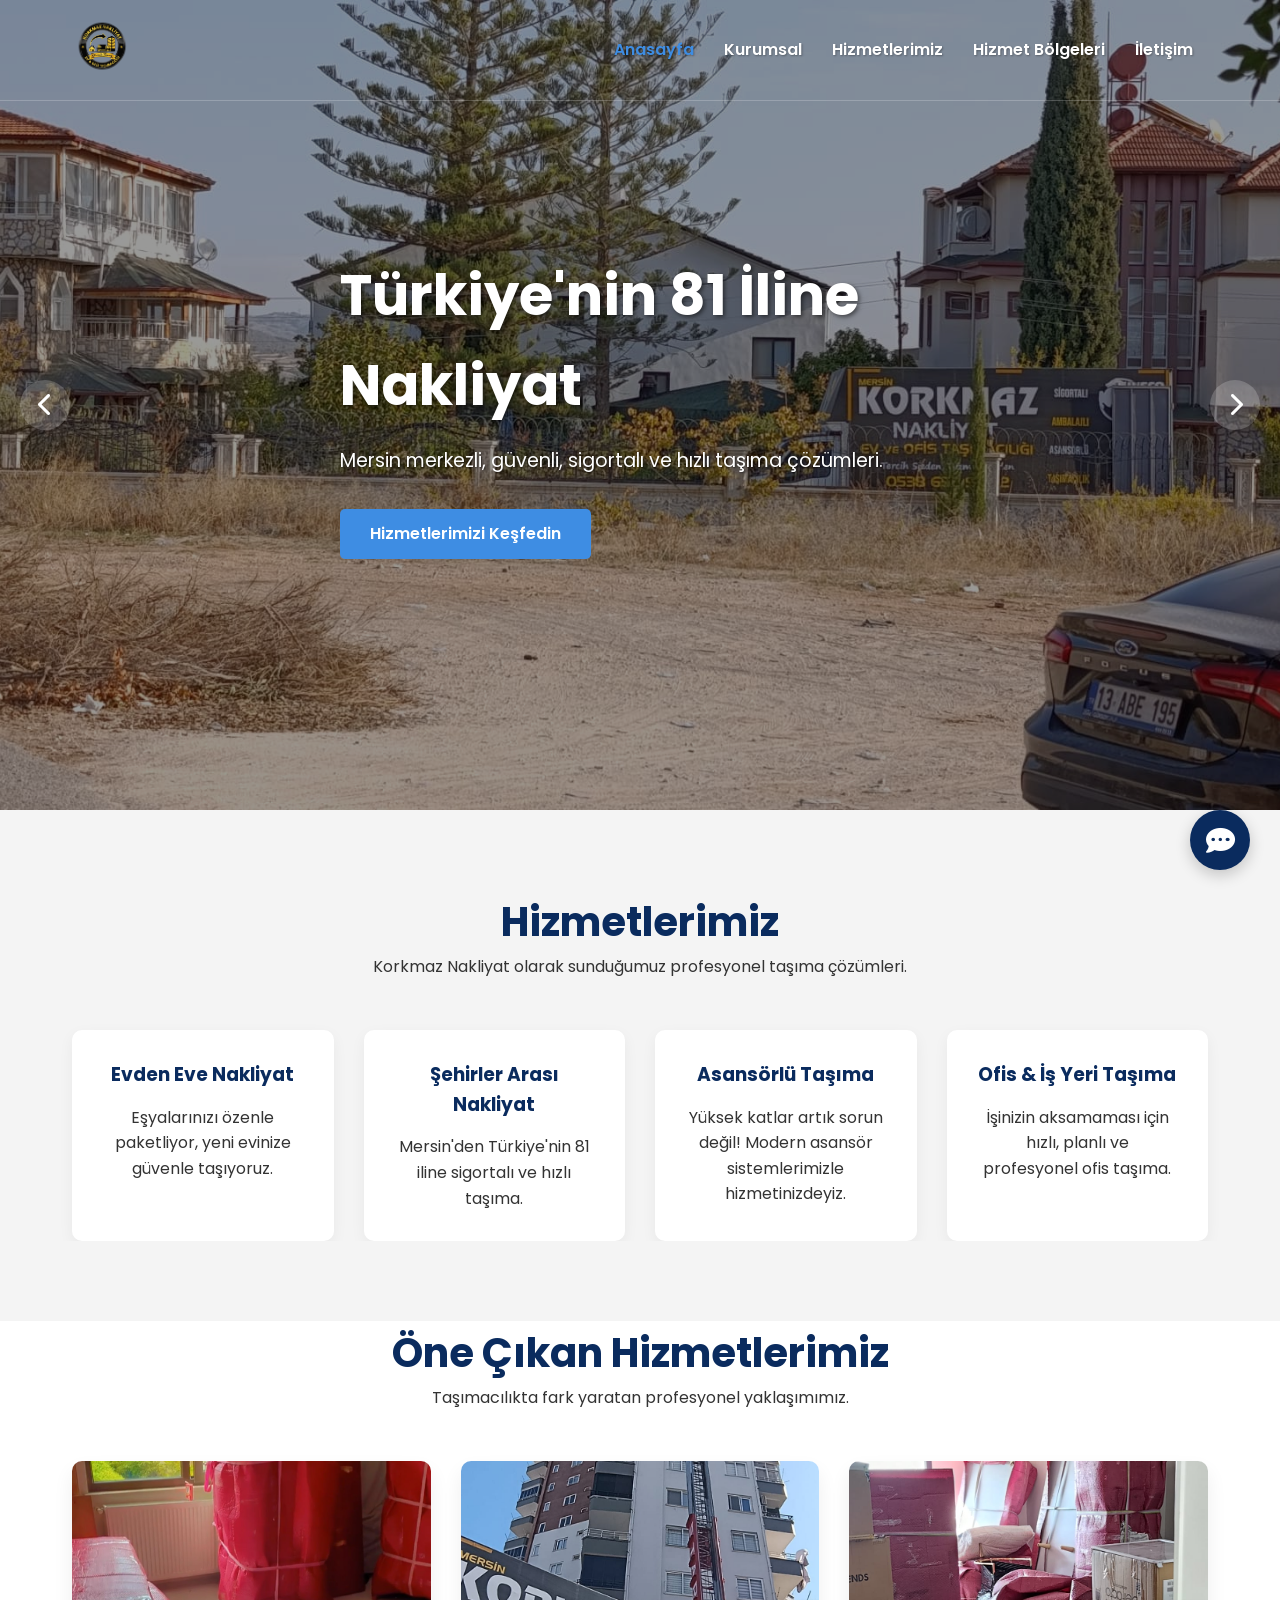
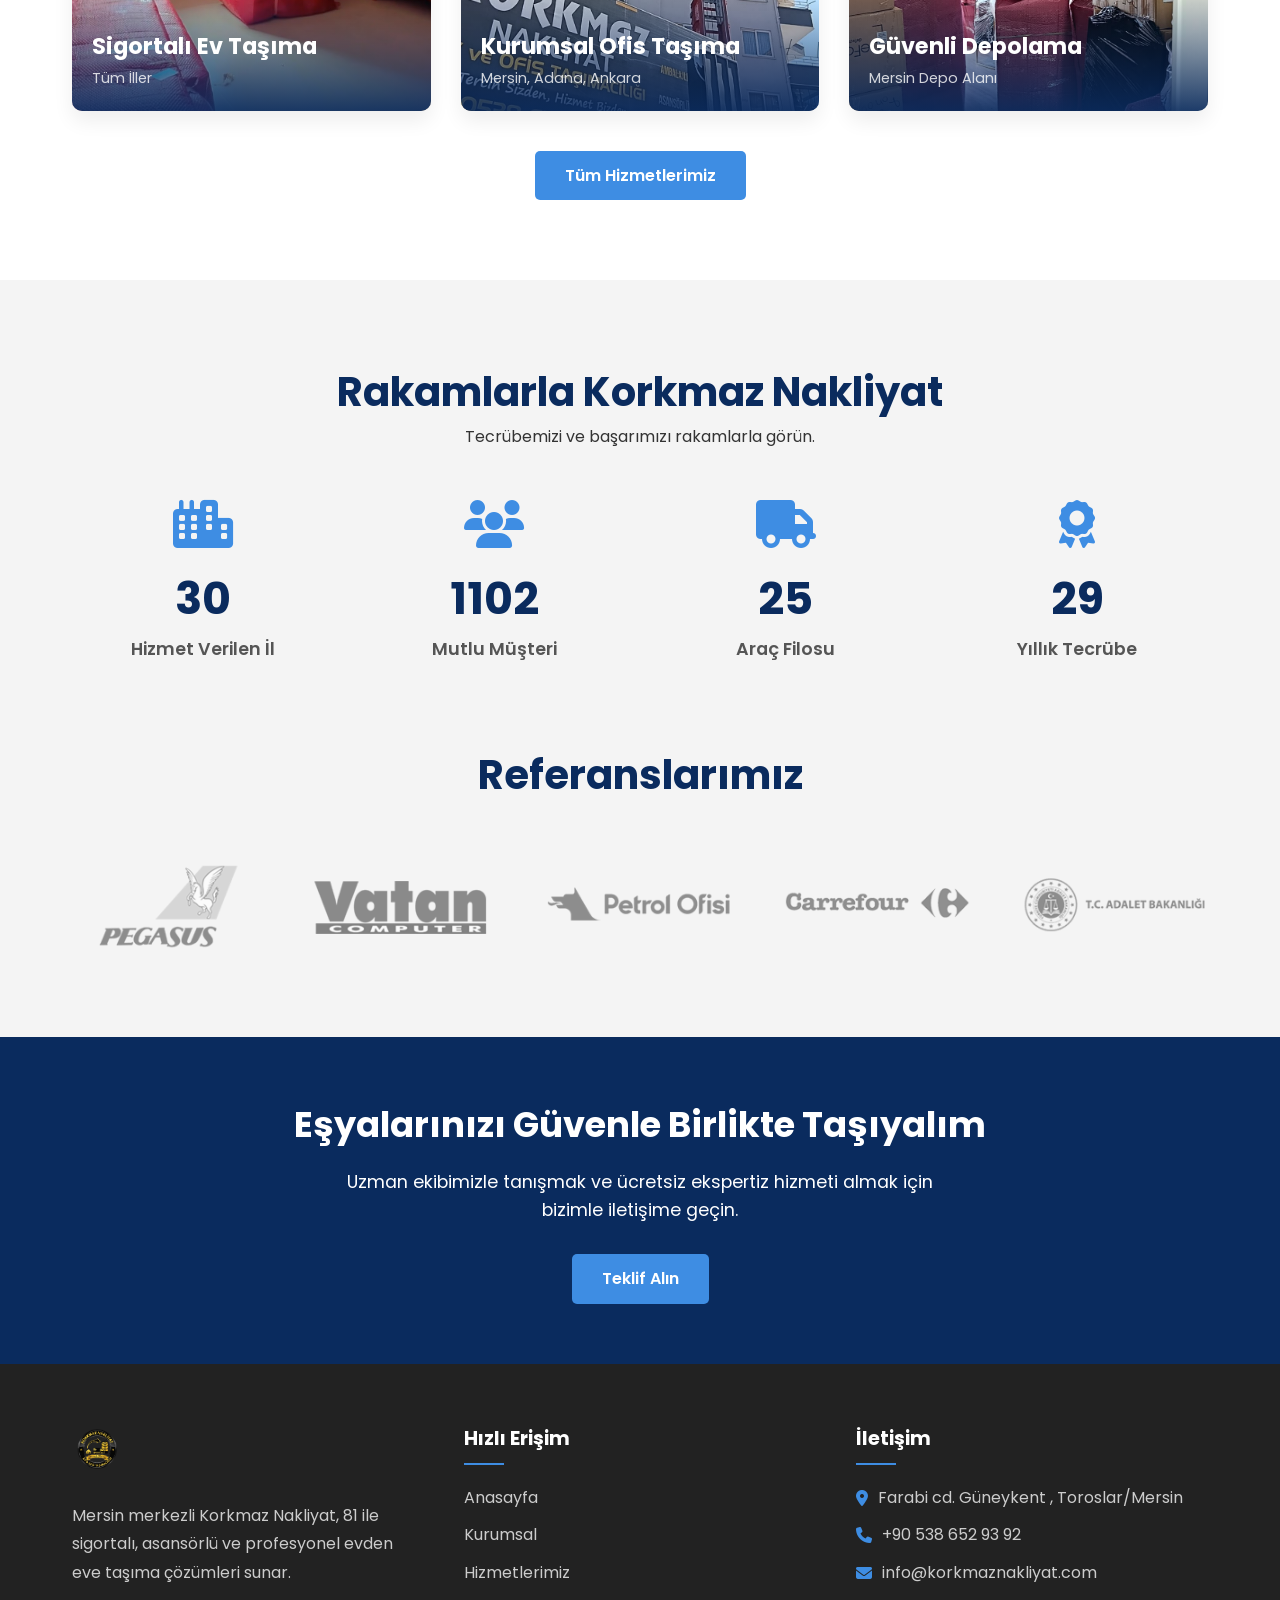
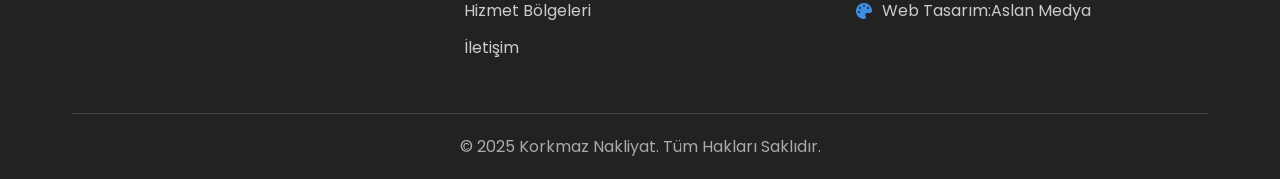
<file: index.html>
<!DOCTYPE html>
<html lang="tr">

    <!-- Google tag (gtag.js) -->
<script async src="https://www.googletagmanager.com/gtag/js?id=G-3V5KJFKKEG"></script>
<script>
  window.dataLayer = window.dataLayer || [];
  function gtag(){dataLayer.push(arguments);}
  gtag('js', new Date());

  gtag('config', 'G-3V5KJFKKEG');
</script>
    <!-- Event snippet for Kişi conversion page
In your html page, add the snippet and call gtag_report_conversion when someone clicks on the chosen link or button. -->
<script>
function gtag_report_conversion(url) {
  var callback = function () {
    if (typeof(url) != 'undefined') {
      window.location = url;
    }
  };
  gtag('event', 'conversion', {
      'send_to': 'AW-17738921853/tmNpCIGn3ugbEP3uyYpC',
      'event_callback': callback
  });
  return false;
}
</script>

<head>
    <meta charset="UTF-8">
    <meta name="viewport" content="width=device-width, initial-scale=1.0">
    <title>Korkmaz Nakliyat - Mersin'den 81 İle Güvenli Taşıma</title>
    <meta name="description" content="Korkmaz Nakliyat, Mersin merkezli profesyonel evden eve nakliyat firması. Türkiye'nin 81 iline sigortalı, asansörlü ve güvenli taşıma hizmetleri.">
    
    <link rel="stylesheet" href="style.css">
    <link rel="preconnect" href="https://fonts.googleapis.com">
    <link rel="preconnect" href="https://fonts.gstatic.com" crossorigin>
    <link href="https://fonts.googleapis.com/css2?family=Poppins:wght@300;400;600;700&display=swap" rel="stylesheet">
    <link rel="stylesheet" href="https://cdnjs.cloudflare.com/ajax/libs/font-awesome/6.5.2/css/all.min.css" />
    <link rel="stylesheet" href="https://unpkg.com/aos@next/dist/aos.css" />
    <link rel="stylesheet" href="https://unpkg.com/swiper/swiper-bundle.min.css" />
</head>
<body>

    <div class="preloader"><img src="images/logo.png" alt="Korkmaz Nakliyat Yükleniyor..."></div>

    <header class="main-header header-transparent">
        <div class="container">
            <a href="index.html" class="logo"><img src="images/logo.png" alt="Korkmaz Nakliyat Logo"></a>
            
            <nav class="main-nav">
                <ul>
                    <li><a href="index.html" class="active">Anasayfa</a></li>
                    <li><a href="kurumsal">Kurumsal</a></li>
                    <li><a href="hizmetlerimiz">Hizmetlerimiz</a></li>
                    <li><a href="bolgeler">Hizmet Bölgeleri</a></li>
                    <li><a href="iletisim">İletişim</a></li>
                </ul>
            </nav>
        </div>
    </header>

    <section class="hero-slider-container">
        <div class="hero-slider">
            <div class="slide active" style="background-image: url('images/slide1.jpg');">
                <div class="container">
                    <div class="slide-content">
                        <h1>Türkiye'nin 81 İline Nakliyat</h1>
                        <p>Mersin merkezli, güvenli, sigortalı ve hızlı taşıma çözümleri.</p>
                        <a href="hizmetlerimiz.html" class="btn-primary">Hizmetlerimizi Keşfedin</a>
                    </div>
                </div>
            </div>
            <div class="slide" style="background-image: url('images/slide2.jpg');">
                <div class="container">
                    <div class="slide-content">
                        <h1>Kalite ve Güvenin Adresi</h1>
                        <p>Yılların tecrübesiyle eşyalarınız emin ellerde, hasarsız taşımacılık.</p>
                        <a href="kurumsal.html" class="btn-primary">Hakkımızda</a>
                    </div>
                </div>
            </div>
            <div class="slide" style="background-image: url('images/slide3.jpg');">
                <div class="container">
                    <div class="slide-content">
                        <h1>Profesyonel Taşıma Çözümleri</h1>
                        <p>Evden eve, ofisten ofise ve asansörlü nakliyat hizmetlerimizle yanınızdayız.</p>
                        <a href="iletisim.html" class="btn-primary">Teklif Alın</a>
                    </div>
                </div>
            </div>
        </div>
        <button class="slider-nav prev"><i class="fas fa-chevron-left"></i></button>
        <button class="slider-nav next"><i class="fas fa-chevron-right"></i></button>
    </section>

    <section class="services-preview section-padding">
        <div class="container">
            <div class="section-title" data-aos="fade-up">
                <h2>Hizmetlerimiz</h2>
                <p>Korkmaz Nakliyat olarak sunduğumuz profesyonel taşıma çözümleri.</p>
            </div>
            <div class="services-grid">
                <div class="service-item" data-aos="fade-up" data-aos-delay="100"><h3>Evden Eve Nakliyat</h3><p>Eşyalarınızı özenle paketliyor, yeni evinize güvenle taşıyoruz.</p></div>
                <div class="service-item" data-aos="fade-up" data-aos-delay="200"><h3>Şehirler Arası Nakliyat</h3><p>Mersin'den Türkiye'nin 81 iline sigortalı ve hızlı taşıma.</p></div>
                <div class="service-item" data-aos="fade-up" data-aos-delay="300"><h3>Asansörlü Taşıma</h3><p>Yüksek katlar artık sorun değil! Modern asansör sistemlerimizle hizmetinizdeyiz.</p></div>
                <div class="service-item" data-aos="fade-up" data-aos-delay="400"><h3>Ofis & İş Yeri Taşıma</h3><p>İşinizin aksamaması için hızlı, planlı ve profesyonel ofis taşıma.</p></div>
            </div>
        </div>
    </section>

    <section class="projects-preview section-padding" style="padding-top: 0;">
        <div class="container">
            <div class="section-title" data-aos="fade-up">
                <h2>Öne Çıkan Hizmetlerimiz</h2>
                <p>Taşımacılıkta fark yaratan profesyonel yaklaşımımız.</p>
            </div>
            <div class="projects-grid">
                <div class="project-card" data-aos="zoom-in" data-aos-delay="100"><img src="images/ev-tasima.jpg" alt="Güvenli Ev Taşıma"><div class="project-info"><h3>Sigortalı Ev Taşıma</h3><span>Tüm İller</span></div></div>
                <div class="project-card" data-aos="zoom-in" data-aos-delay="200"><img src="images/ofis-tasima.jpg" alt="Hızlı Ofis Taşıma"><div class="project-info"><h3>Kurumsal Ofis Taşıma</h3><span>Mersin, Adana, Ankara</span></div></div>
                <div class="project-card" data-aos="zoom-in" data-aos-delay="300"><img src="images/depolama.jpg" alt="Eşya Depolama"><div class="project-info"><h3>Güvenli Depolama</h3><span>Mersin Depo Alanı</span></div></div>
            </div>
            <div style="text-align: center; margin-top: 40px;" data-aos="fade-up"><a href="hizmetlerimiz.html" class="btn-primary">Tüm Hizmetlerimiz</a></div>
        </div>
    </section>

    <section class="stats-section section-padding">
        <div class="container">
            <div class="section-title" data-aos="fade-up">
                <h2>Rakamlarla Korkmaz Nakliyat</h2>
                <p>Tecrübemizi ve başarımızı rakamlarla görün.</p>
            </div>
            <div class="stats-grid">
                <div class="stat-item" data-aos="fade-up" data-aos-delay="100"><i class="fas fa-city"></i><span class="counter" data-target="81">0</span><p>Hizmet Verilen İl</p></div>
                <div class="stat-item" data-aos="fade-up" data-aos-delay="200"><i class="fas fa-users"></i><span class="counter" data-target="7500">0</span><p>Mutlu Müşteri</p></div>
                <div class="stat-item" data-aos="fade-up" data-aos-delay="300"><i class="fas fa-truck"></i><span class="counter" data-target="25">0</span><p>Araç Filosu</p></div>
                <div class="stat-item" data-aos="fade-up" data-aos-delay="400"><i class="fas fa-award"></i><span class="counter" data-target="30">0</span><p>Yıllık Tecrübe</p></div>
            </div>
        </div>
    </section>

    <section class="partners-section section-padding" style="padding-top: 0;">
        <div class="container" data-aos="fade-up">
            <div class="section-title">
                <h2>Referanslarımız</h2>
            </div>
            <div class="swiper partners-slider">
                <div class="swiper-wrapper">
                    <div class="swiper-slide"><img src="images/partner1.png" alt="Partner Logo 1"></div>
                    <div class="swiper-slide"><img src="images/partner2.png" alt="Partner Logo 2"></div>
                    <div class="swiper-slide"><img src="images/partner3.png" alt="Partner Logo 3"></div>
                    <div class="swiper-slide"><img src="images/partner4.png" alt="Partner Logo 4"></div>
                    <div class="swiper-slide"><img src="images/partner5.png" alt="Partner Logo 5"></div>
                    <div class="swiper-slide"><img src="images/partner6.png" alt="Partner Logo 6"></div>
                </div>
            </div>
        </div>
    </section>

    <section class="cta-banner" data-aos="zoom-in-up">
        <div class="container">
            <h2>Eşyalarınızı Güvenle Birlikte Taşıyalım</h2>
            <p>Uzman ekibimizle tanışmak ve ücretsiz ekspertiz hizmeti almak için bizimle iletişime geçin.</p>
            <a href="iletisim.html" class="btn-primary">Teklif Alın</a>
        </div>
    </section>

    <footer class="site-footer">
        <div class="container">
            <div class="footer-grid">
                <div class="footer-widget">
                    <img src="images/logo.png" alt="Korkmaz Nakliyat Logo" class="footer-logo">
                    <p>Mersin merkezli Korkmaz Nakliyat, 81 ile sigortalı, asansörlü ve profesyonel evden eve taşıma çözümleri sunar.</p>
                </div>
                <div class="footer-widget">
                    <h4>Hızlı Erişim</h4>
                    <ul>
                        <li><a href="index.html">Anasayfa</a></li>
                        <li><a href="kurumsal.html">Kurumsal</a></li>
                        <li><a href="hizmetlerimiz.html">Hizmetlerimiz</a></li>
                        <li><a href="bolgeler.html">Hizmet Bölgeleri</a></li>
                        <li><a href="iletisim.html">İletişim</a></li>
                    </ul>
                </div>
                <div class="footer-widget">
                    <h4>İletişim</h4>
                    <ul>
                        <li><i class="fas fa-map-marker-alt"></i> Farabi cd. Güneykent , Toroslar/Mersin </li>
                        <li><i class="fas fa-phone"></i> +90 538 652 93 92   </li>
                        <li><i class="fas fa-envelope"></i> info@korkmaznakliyat.com</li>
                        <li><i class="fas fa-palette"></i> Web Tasarım: <a href="https://wa.me/905318410347" target="_blank">Aslan Medya</a></li>
                    </ul>
                </div>
            </div>
            <div class="footer-bottom">
                <p>© 2025 Korkmaz Nakliyat. Tüm Hakları Saklıdır.</p>
            </div>
        </div>
    </footer>

    <div class="floating-cta-container">
        <div class="cta-options">
            <a href="tel:+905386529392" class="cta-option phone"><i class="fas fa-phone"></i></a>
            <a href="https://wa.me/905386529392" target="_blank" class="cta-option whatsapp"><i class="fab fa-whatsapp"></i></a>
        </div>
        <div class="cta-main-button"><i class="fas fa-comment-dots"></i></div>
    </div>
    
    <script src="https://unpkg.com/swiper/swiper-bundle.min.js"></script>
    <script src="https://unpkg.com/aos@next/dist/aos.js"></script>
    <script src="js/script.js"></script>

</body>
</html>
</file>
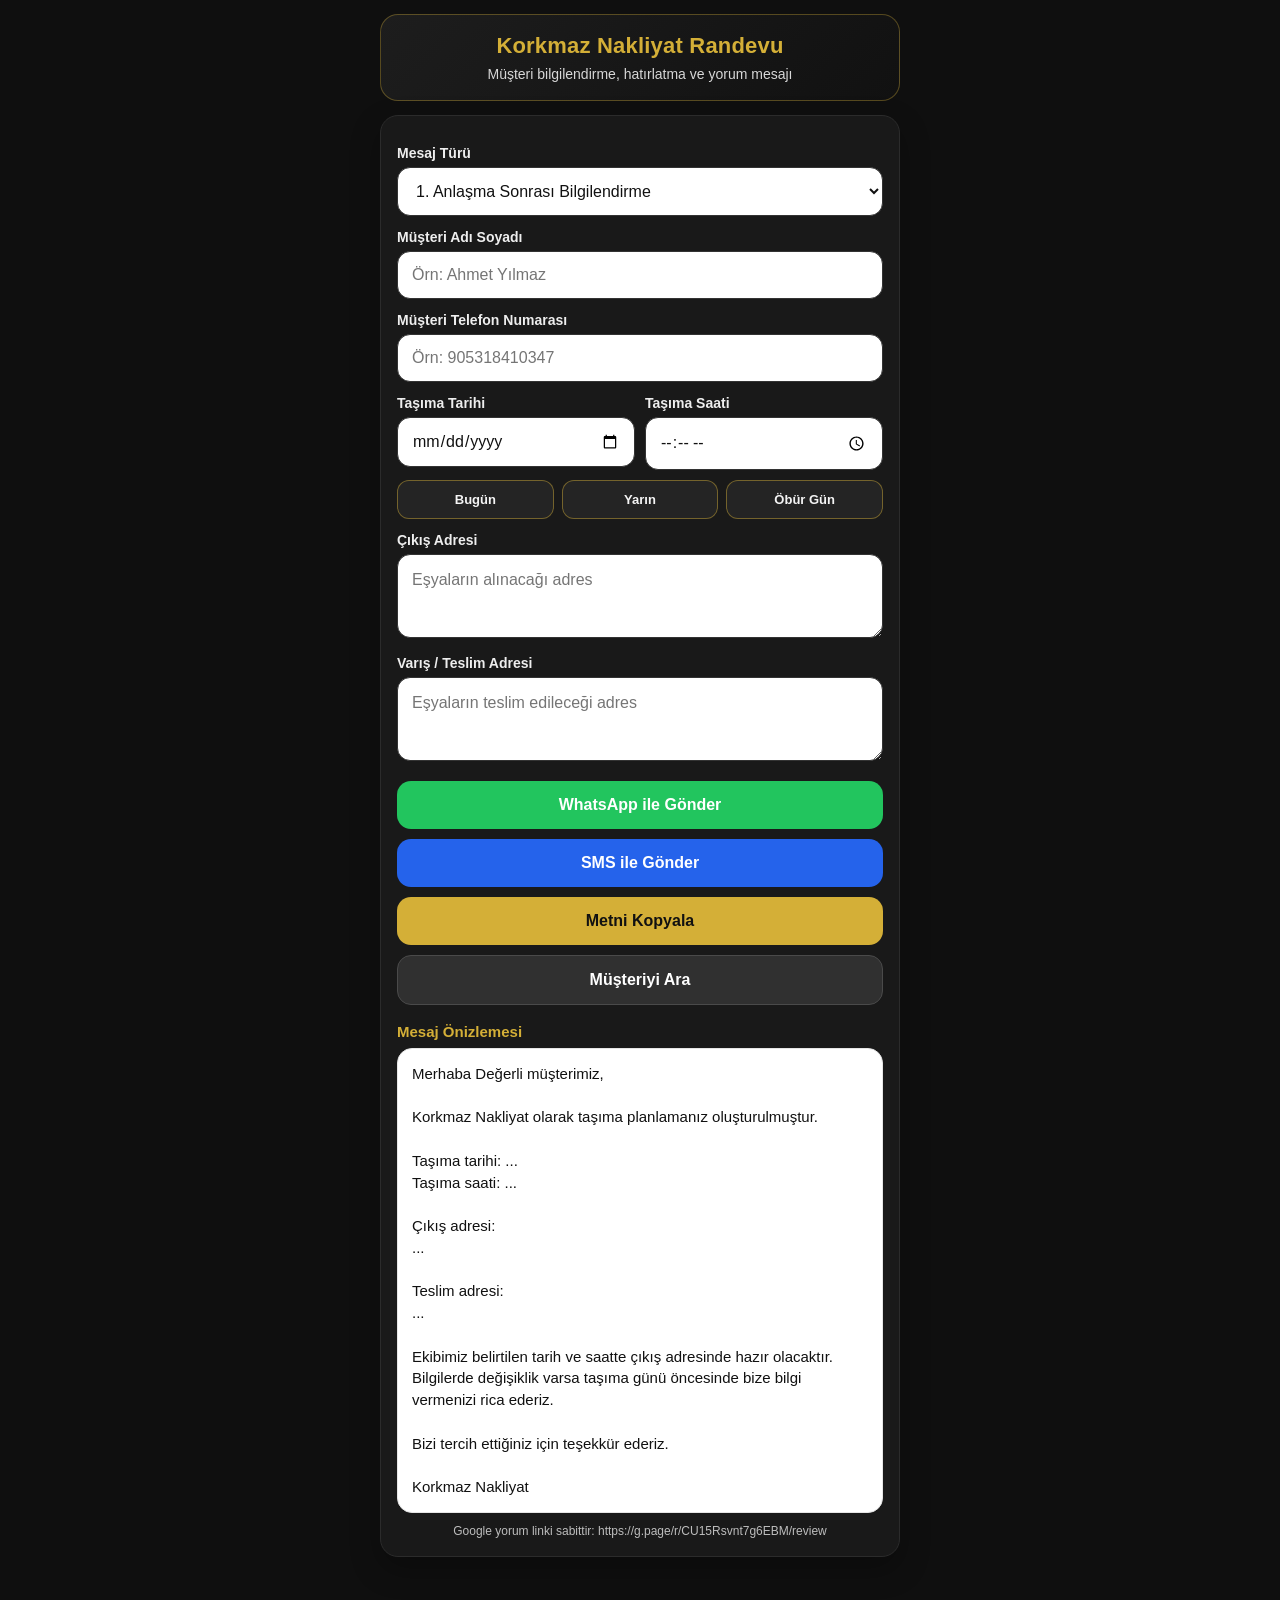
<file: randevu/index.html>
<!DOCTYPE html>
<html lang="tr">
<head>
  <meta charset="UTF-8" />
  <meta name="viewport" content="width=device-width, initial-scale=1.0, maximum-scale=1.0, user-scalable=no" />
  <meta name="theme-color" content="#111111" />
  <title>Korkmaz Nakliyat Randevu</title>
  <style>
    * {
      box-sizing: border-box;
      -webkit-tap-highlight-color: transparent;
    }

    body {
      margin: 0;
      font-family: Arial, Helvetica, sans-serif;
      background: #0f0f0f;
      color: #ffffff;
      padding: 14px;
    }

    .wrap {
      width: 100%;
      max-width: 520px;
      margin: 0 auto;
      padding-bottom: 30px;
    }

    .header {
      text-align: center;
      margin-bottom: 14px;
      padding: 18px 12px;
      border-radius: 18px;
      background: linear-gradient(135deg, #1d1d1d, #111111);
      border: 1px solid rgba(212, 175, 55, 0.35);
    }

    .header h1 {
      margin: 0;
      font-size: 22px;
      color: #d4af37;
      letter-spacing: 0.2px;
    }

    .header p {
      margin: 7px 0 0;
      color: #d7d7d7;
      font-size: 14px;
    }

    .card {
      background: #191919;
      border: 1px solid #2b2b2b;
      border-radius: 18px;
      padding: 16px;
      box-shadow: 0 12px 30px rgba(0,0,0,0.28);
    }

    label {
      display: block;
      margin: 13px 0 6px;
      color: #eeeeee;
      font-size: 14px;
      font-weight: 700;
    }

    input, textarea, select {
      width: 100%;
      border: 1px solid #333333;
      border-radius: 13px;
      background: #ffffff;
      color: #111111;
      font-size: 16px;
      padding: 14px;
      outline: none;
      font-family: Arial, Helvetica, sans-serif;
    }

    input:focus, textarea:focus, select:focus {
      border-color: #d4af37;
      box-shadow: 0 0 0 3px rgba(212,175,55,0.18);
    }

    textarea {
      min-height: 84px;
      resize: vertical;
      line-height: 1.35;
    }

    .grid2 {
      display: grid;
      grid-template-columns: 1fr 1fr;
      gap: 10px;
    }

    .small-actions {
      display: grid;
      grid-template-columns: 1fr 1fr 1fr;
      gap: 8px;
      margin-top: 10px;
    }

    .mini-btn {
      border: 1px solid rgba(212,175,55,0.45);
      background: #242424;
      color: #f4f4f4;
      border-radius: 12px;
      padding: 11px 7px;
      font-size: 13px;
      font-weight: 700;
      cursor: pointer;
    }

    .buttons {
      display: grid;
      gap: 10px;
      margin-top: 16px;
    }

    button {
      border: none;
      border-radius: 14px;
      padding: 15px 12px;
      font-size: 16px;
      font-weight: 800;
      cursor: pointer;
      font-family: Arial, Helvetica, sans-serif;
    }

    .whatsapp { background: #22c55e; color: #ffffff; }
    .sms { background: #2563eb; color: #ffffff; }
    .copy { background: #d4af37; color: #111111; }
    .call { background: #303030; color: #ffffff; border: 1px solid #4a4a4a; }

    .preview-title {
      margin: 18px 0 8px;
      color: #d4af37;
      font-size: 15px;
      font-weight: 800;
    }

    .preview {
      background: #ffffff;
      color: #111111;
      border-radius: 15px;
      padding: 14px;
      white-space: pre-wrap;
      line-height: 1.45;
      font-size: 15px;
      min-height: 170px;
      border: 1px solid #e5e5e5;
    }

    .note {
      margin-top: 10px;
      color: #bdbdbd;
      font-size: 12px;
      text-align: center;
      line-height: 1.4;
    }

    @media (max-width: 380px) {
      body { padding: 10px; }
      .grid2 { grid-template-columns: 1fr; }
      .header h1 { font-size: 20px; }
      input, textarea, select, button { font-size: 15px; }
    }
  </style>
</head>
<body>
  <main class="wrap">
    <section class="header">
      <h1>Korkmaz Nakliyat Randevu</h1>
      <p>Müşteri bilgilendirme, hatırlatma ve yorum mesajı</p>
    </section>

    <section class="card">
      <label for="messageType">Mesaj Türü</label>
      <select id="messageType">
        <option value="reservation">1. Anlaşma Sonrası Bilgilendirme</option>
        <option value="reminder">2. Taşıma Öncesi Hatırlatma</option>
        <option value="review">3. İş Sonrası Yorum İsteme</option>
      </select>

      <label for="customerName">Müşteri Adı Soyadı</label>
      <input id="customerName" type="text" placeholder="Örn: Ahmet Yılmaz" autocomplete="name" />

      <label for="phone">Müşteri Telefon Numarası</label>
      <input id="phone" type="tel" inputmode="tel" placeholder="Örn: 905318410347" autocomplete="tel" />

      <div class="grid2">
        <div>
          <label for="moveDate">Taşıma Tarihi</label>
          <input id="moveDate" type="date" />
        </div>
        <div>
          <label for="moveTime">Taşıma Saati</label>
          <input id="moveTime" type="time" />
        </div>
      </div>

      <div class="small-actions">
        <button class="mini-btn" type="button" onclick="setDateShortcut(0)">Bugün</button>
        <button class="mini-btn" type="button" onclick="setDateShortcut(1)">Yarın</button>
        <button class="mini-btn" type="button" onclick="setDateShortcut(2)">Öbür Gün</button>
      </div>

      <label for="fromAddress">Çıkış Adresi</label>
      <textarea id="fromAddress" placeholder="Eşyaların alınacağı adres"></textarea>

      <label for="toAddress">Varış / Teslim Adresi</label>
      <textarea id="toAddress" placeholder="Eşyaların teslim edileceği adres"></textarea>

      <div class="buttons">
        <button class="whatsapp" type="button" onclick="sendWhatsApp()">WhatsApp ile Gönder</button>
        <button class="sms" type="button" onclick="sendSMS()">SMS ile Gönder</button>
        <button class="copy" type="button" onclick="copyMessage()">Metni Kopyala</button>
        <button class="call" type="button" onclick="callCustomer()">Müşteriyi Ara</button>
      </div>

      <div class="preview-title">Mesaj Önizlemesi</div>
      <div id="preview" class="preview"></div>

      <div class="note">
        Google yorum linki sabittir: https://g.page/r/CU15Rsvnt7g6EBM/review
      </div>
    </section>
  </main>

  <script>
    const REVIEW_LINK = "https://g.page/r/CU15Rsvnt7g6EBM/review";

    const ids = [
      "messageType",
      "customerName",
      "phone",
      "moveDate",
      "moveTime",
      "fromAddress",
      "toAddress"
    ];

    ids.forEach(function(id) {
      document.getElementById(id).addEventListener("input", function() {
        saveForm();
        updatePreview();
      });
      document.getElementById(id).addEventListener("change", function() {
        saveForm();
        updatePreview();
      });
    });

    function val(id) {
      return document.getElementById(id).value.trim();
    }

    function formatDate(dateValue) {
      if (!dateValue) return "...";
      const parts = dateValue.split("-");
      if (parts.length !== 3) return dateValue;
      return parts[2] + "." + parts[1] + "." + parts[0];
    }

    function cleanPhone(phone) {
      let p = phone.replace(/\D/g, "");
      if (p.startsWith("0")) p = "9" + p;
      if (p.length === 10) p = "90" + p;
      return p;
    }

    function getMessage() {
      const type = val("messageType");
      const name = val("customerName") || "Değerli müşterimiz";
      const date = formatDate(val("moveDate"));
      const time = val("moveTime") || "...";
      const from = val("fromAddress") || "...";
      const to = val("toAddress") || "...";

      if (type === "reservation") {
        return `Merhaba ${name},

Korkmaz Nakliyat olarak taşıma planlamanız oluşturulmuştur.

Taşıma tarihi: ${date}
Taşıma saati: ${time}

Çıkış adresi:
${from}

Teslim adresi:
${to}

Ekibimiz belirtilen tarih ve saatte çıkış adresinde hazır olacaktır. Bilgilerde değişiklik varsa taşıma günü öncesinde bize bilgi vermenizi rica ederiz.

Bizi tercih ettiğiniz için teşekkür ederiz.

Korkmaz Nakliyat`;
      }

      if (type === "reminder") {
        return `Merhaba ${name},

Korkmaz Nakliyat olarak yaklaşan taşıma randevunuzu hatırlatmak isteriz.

Taşıma tarihi: ${date}
Taşıma saati: ${time}

Çıkış adresi:
${from}

Planlanan saatte ekibimiz adresinizde olacaktır. Adres, saat veya müsaitlik durumunda değişiklik varsa lütfen önceden bizimle iletişime geçiniz.

İyi günler dileriz.

Korkmaz Nakliyat`;
      }

      return `Merhaba ${name},

Korkmaz Nakliyat olarak bizi tercih ettiğiniz için teşekkür ederiz. Taşıma sürecinizde memnuniyetiniz bizim için çok değerlidir.

Hizmetimizden memnun kaldıysanız Google üzerinden kısa bir yorum bırakmanız bize büyük destek olur.

Yorum yapmak için:
${REVIEW_LINK}

Güzel günlerde kullanmanız dileğiyle.

Korkmaz Nakliyat`;
    }

    function updatePreview() {
      document.getElementById("preview").innerText = getMessage();
    }

    function sendWhatsApp() {
      const phone = cleanPhone(val("phone"));
      if (!phone) {
        alert("Lütfen müşteri telefon numarasını giriniz.");
        return;
      }
      const url = "https://wa.me/" + phone + "?text=" + encodeURIComponent(getMessage());
      window.open(url, "_blank");
    }

    function sendSMS() {
      const phone = cleanPhone(val("phone"));
      if (!phone) {
        alert("Lütfen müşteri telefon numarasını giriniz.");
        return;
      }
      const body = encodeURIComponent(getMessage());
      const isIOS = /iPad|iPhone|iPod/.test(navigator.userAgent);
      window.location.href = isIOS ? "sms:" + phone + "&body=" + body : "sms:" + phone + "?body=" + body;
    }

    function copyMessage() {
      const text = getMessage();
      if (navigator.clipboard && navigator.clipboard.writeText) {
        navigator.clipboard.writeText(text).then(function() {
          alert("Mesaj kopyalandı.");
        }).catch(function() {
          fallbackCopy(text);
        });
      } else {
        fallbackCopy(text);
      }
    }

    function fallbackCopy(text) {
      const area = document.createElement("textarea");
      area.value = text;
      document.body.appendChild(area);
      area.select();
      document.execCommand("copy");
      document.body.removeChild(area);
      alert("Mesaj kopyalandı.");
    }

    function callCustomer() {
      const phone = cleanPhone(val("phone"));
      if (!phone) {
        alert("Lütfen müşteri telefon numarasını giriniz.");
        return;
      }
      window.location.href = "tel:+" + phone;
    }

    function setDateShortcut(addDays) {
      const d = new Date();
      d.setDate(d.getDate() + addDays);
      const yyyy = d.getFullYear();
      const mm = String(d.getMonth() + 1).padStart(2, "0");
      const dd = String(d.getDate()).padStart(2, "0");
      document.getElementById("moveDate").value = yyyy + "-" + mm + "-" + dd;
      saveForm();
      updatePreview();
    }

    function saveForm() {
      const data = {};
      ids.forEach(function(id) {
        data[id] = document.getElementById(id).value;
      });
      localStorage.setItem("korkmazRandevuForm", JSON.stringify(data));
    }

    function loadForm() {
      try {
        const raw = localStorage.getItem("korkmazRandevuForm");
        if (!raw) return;
        const data = JSON.parse(raw);
        ids.forEach(function(id) {
          if (data[id] !== undefined) document.getElementById(id).value = data[id];
        });
      } catch (e) {}
    }

    loadForm();
    updatePreview();
  </script>
</body>
</html>
</file>
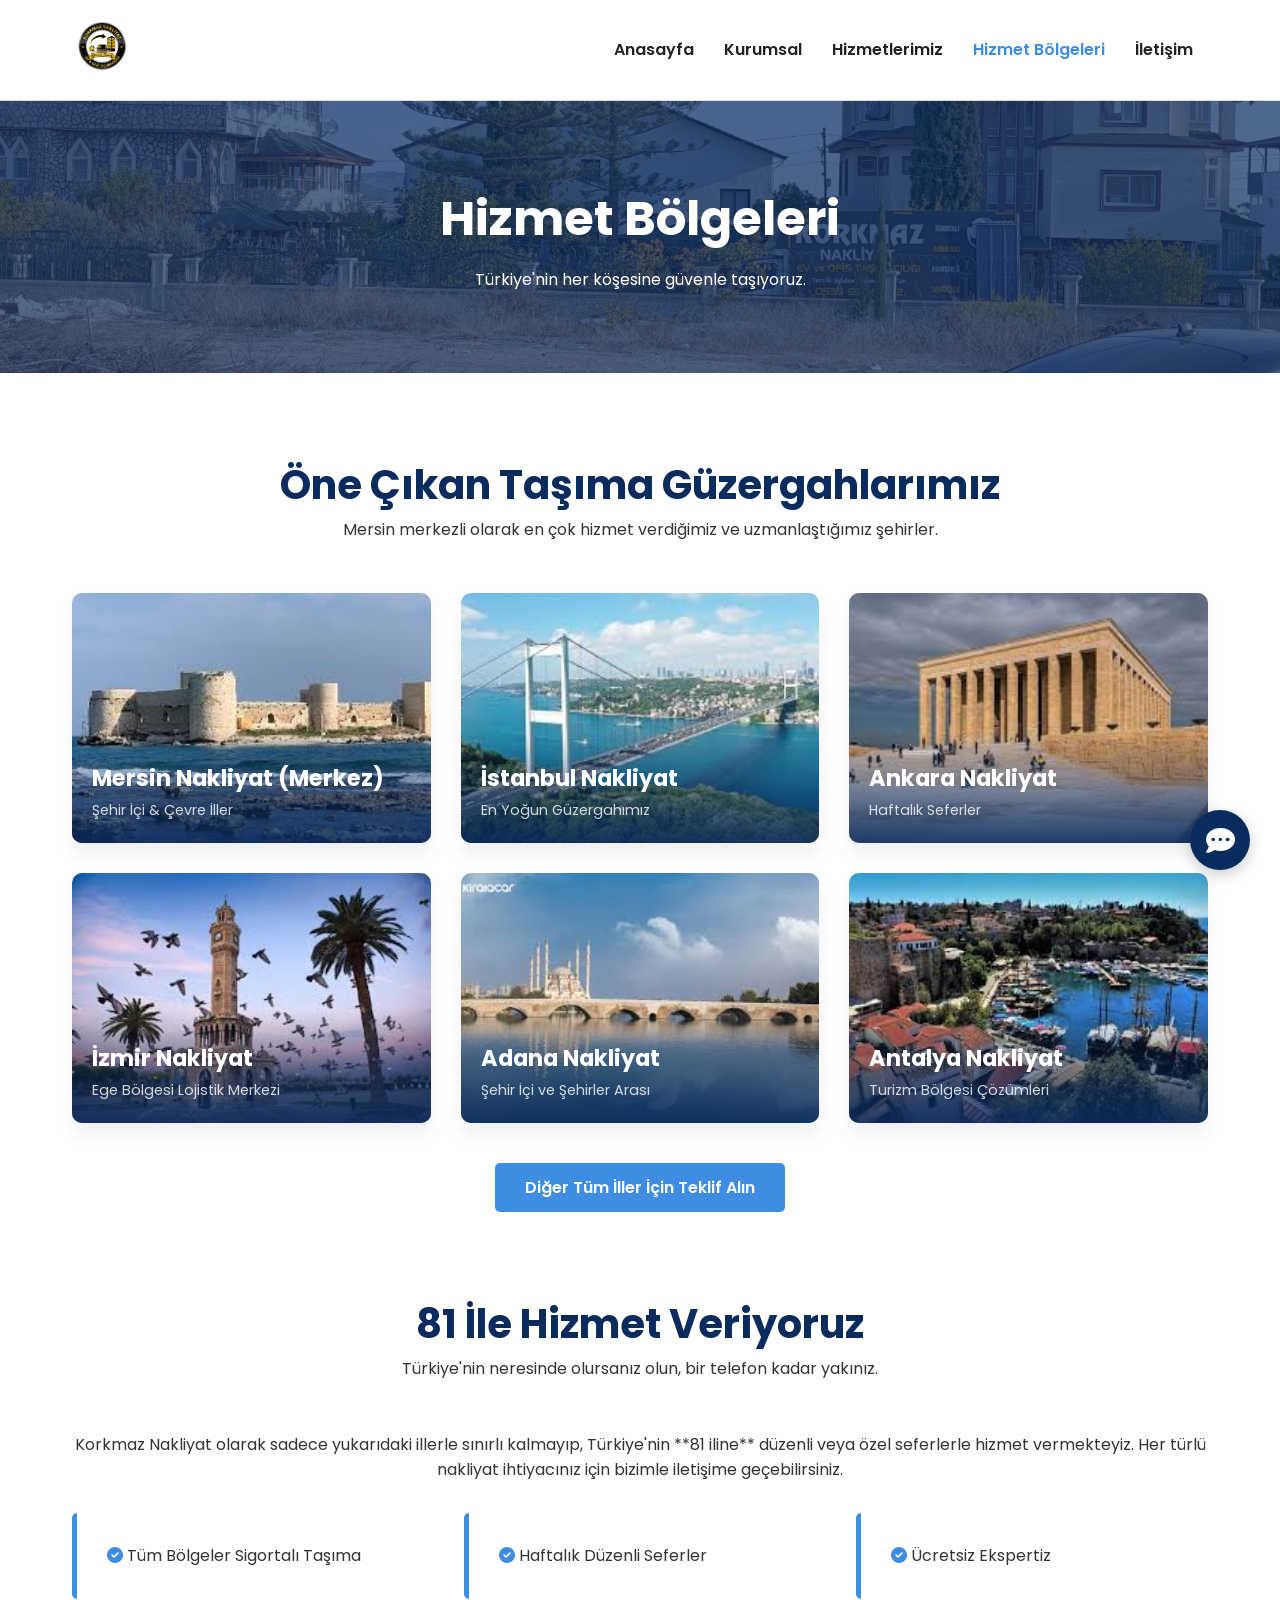
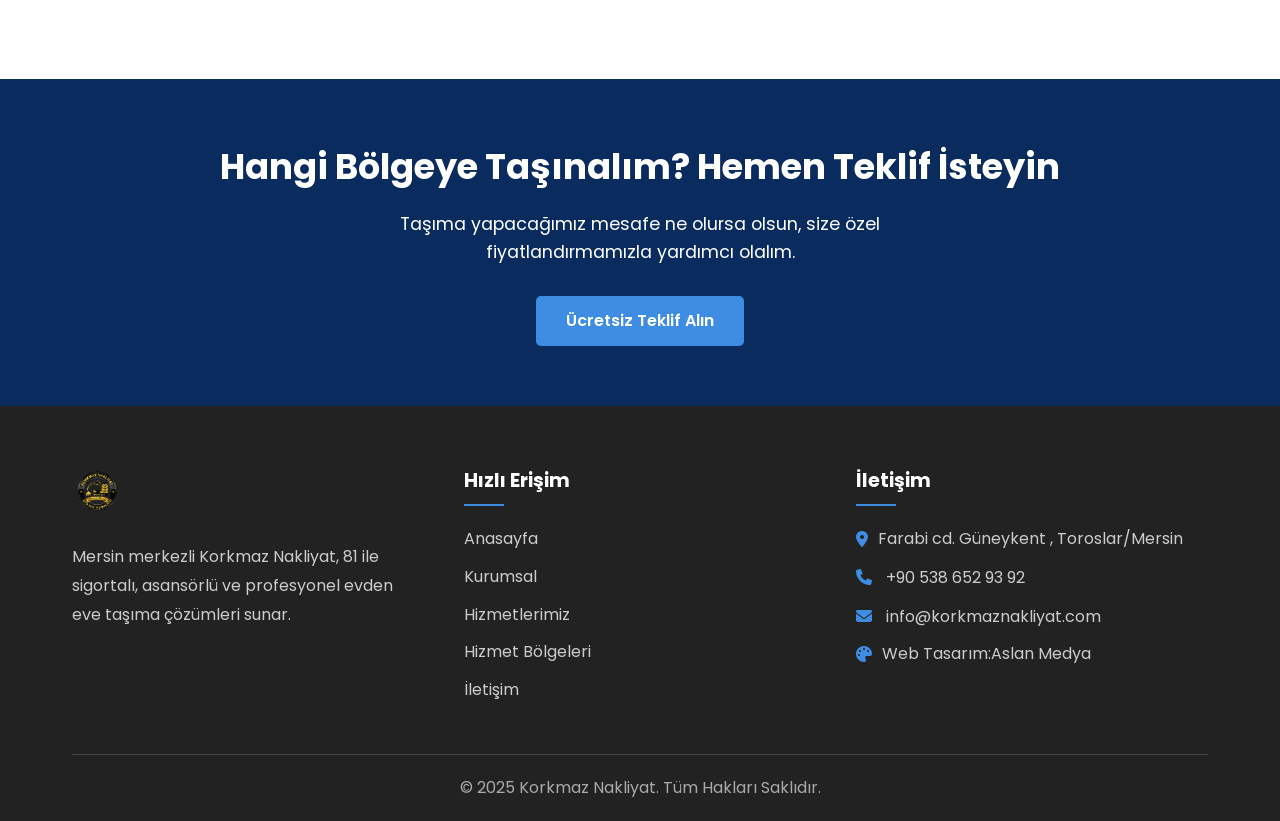
<file: bolgeler.html>
<!DOCTYPE html>
<html lang="tr">
    <!-- Google tag (gtag.js) -->
<script async src="https://www.googletagmanager.com/gtag/js?id=G-3V5KJFKKEG"></script>
<script>
  window.dataLayer = window.dataLayer || [];
  function gtag(){dataLayer.push(arguments);}
  gtag('js', new Date());

  gtag('config', 'G-3V5KJFKKEG');
</script>
    <!-- Event snippet for Kişi conversion page
In your html page, add the snippet and call gtag_report_conversion when someone clicks on the chosen link or button. -->
<script>
function gtag_report_conversion(url) {
  var callback = function () {
    if (typeof(url) != 'undefined') {
      window.location = url;
    }
  };
  gtag('event', 'conversion', {
      'send_to': 'AW-17738921853/tmNpCIGn3ugbEP3uyYpC',
      'event_callback': callback
  });
  return false;
}
</script>

<head>
    <meta charset="UTF-8">
    <meta name="viewport" content="width=device-width, initial-scale=1.0">
    <title>Hizmet Bölgeleri - Korkmaz Nakliyat</title>
    <meta name="description" content="Korkmaz Nakliyat, Mersin merkezli olarak Türkiye'nin 81 iline hizmet vermektedir. Başlıca hizmet bölgelerimiz İstanbul, Ankara, İzmir, Adana ve Antalya.">
    
    <link rel="stylesheet" href="style.css">
    <link rel="preconnect" href="https://fonts.googleapis.com">
    <link rel="preconnect" href="https://fonts.gstatic.com" crossorigin>
    <link href="https://fonts.googleapis.com/css2?family=Poppins:wght@300;400;600;700&display=swap" rel="stylesheet">
    <link rel="stylesheet" href="https://cdnjs.cloudflare.com/ajax/libs/font-awesome/6.5.2/css/all.min.css" />
    <link rel="stylesheet" href="https://unpkg.com/aos@next/dist/aos.css" />
    <link rel="stylesheet" href="https://unpkg.com/swiper/swiper-bundle.min.js" />
</head>
<body>

    <div class="preloader"><img src="images/logo.png" alt="Korkmaz Nakliyat Yükleniyor..."></div>

    <header class="main-header">
        <div class="container">
            <a href="index.html" class="logo"><img src="images/logo.png" alt="Korkmaz Nakliyat Logo"></a>
            <nav class="main-nav">
                <ul>
                    <li><a href="index">Anasayfa</a></li>
                    <li><a href="kurumsal">Kurumsal</a></li>
                    <li><a href="hizmetlerimiz">Hizmetlerimiz</a></li>
                    <li><a href="bolgeler" class="active">Hizmet Bölgeleri</a></li>
                    <li><a href="iletisim">İletişim</a></li>
                </ul>
            </nav>
        </div>
    </header>

    <section class="page-header" style="background-image: url('images/slide1.jpg');">
        <div class="container">
            <h1 data-aos="fade-down">Hizmet Bölgeleri</h1>
            <p data-aos="fade-up">Türkiye'nin her köşesine güvenle taşıyoruz.</p>
        </div>
    </section>

    <section class="projects-preview section-padding">
        <div class="container">
            <div class="section-title" data-aos="fade-up">
                <h2>Öne Çıkan Taşıma Güzergahlarımız</h2>
                <p>Mersin merkezli olarak en çok hizmet verdiğimiz ve uzmanlaştığımız şehirler.</p>
            </div>
            
            <div class="projects-grid">
                
                <div class="project-card" data-aos="zoom-in" data-aos-delay="100">
                    <img src="images/proje1.jpg" alt="Mersin Evden Eve Nakliyat">
                    <div class="project-info">
                        <h3>Mersin Nakliyat (Merkez)</h3>
                        <span>Şehir İçi & Çevre İller</span>
                    </div>
                </div>
                
                <div class="project-card" data-aos="zoom-in" data-aos-delay="200">
                    <img src="images/proje2.jpg" alt="İstanbul Şehirler Arası Nakliyat">
                    <div class="project-info">
                        <h3>İstanbul Nakliyat</h3>
                        <span>En Yoğun Güzergahımız</span>
                    </div>
                </div>
                
                <div class="project-card" data-aos="zoom-in" data-aos-delay="300">
                    <img src="images/proje3.jpg" alt="Ankara Sigortalı Taşımacılık">
                    <div class="project-info">
                        <h3>Ankara Nakliyat</h3>
                        <span>Haftalık Seferler</span>
                    </div>
                </div>
                
                <div class="project-card" data-aos="zoom-in" data-aos-delay="100">
                    <img src="images/proje4.jpg" alt="İzmir Asansörlü Taşımacılık">
                    <div class="project-info">
                        <h3>İzmir Nakliyat</h3>
                        <span>Ege Bölgesi Lojistik Merkezi</span>
                    </div>
                </div>
                
                <div class="project-card" data-aos="zoom-in" data-aos-delay="200">
                    <img src="images/proje5.jpg" alt="Adana Ev Taşıma">
                    <div class="project-info">
                        <h3>Adana Nakliyat</h3>
                        <span>Şehir İçi ve Şehirler Arası</span>
                    </div>
                </div>
                
                <div class="project-card" data-aos="zoom-in" data-aos-delay="300">
                    <img src="images/proje6.jpg" alt="Antalya Eşya Depolama">
                    <div class="project-info">
                        <h3>Antalya Nakliyat</h3>
                        <span>Turizm Bölgesi Çözümleri</span>
                    </div>
                </div>
                
            </div>
            
            <div style="text-align: center; margin-top: 40px;" data-aos="fade-up">
                <a href="iletisim.html" class="btn-primary">Diğer Tüm İller İçin Teklif Alın</a>
            </div>

            <div class="section-title" data-aos="fade-up" style="margin-top: 80px;">
                <h2>81 İle Hizmet Veriyoruz</h2>
                <p>Türkiye'nin neresinde olursanız olun, bir telefon kadar yakınız.</p>
            </div>
            
            <div class="about-content" data-aos="fade-up">
                <p class="text-center">Korkmaz Nakliyat olarak sadece yukarıdaki illerle sınırlı kalmayıp, Türkiye'nin **81 iline** düzenli veya özel seferlerle hizmet vermekteyiz. Her türlü nakliyat ihtiyacınız için bizimle iletişime geçebilirsiniz.</p>
                <div class="mission-grid" style="grid-template-columns: repeat(3, 1fr); margin-top: 30px;">
                    <div class="mission-item"><i class="fas fa-check-circle" style="color: var(--secondary-color);"></i> Tüm Bölgeler Sigortalı Taşıma</div>
                    <div class="mission-item"><i class="fas fa-check-circle" style="color: var(--secondary-color);"></i> Haftalık Düzenli Seferler</div>
                    <div class="mission-item"><i class="fas fa-check-circle" style="color: var(--secondary-color);"></i> Ücretsiz Ekspertiz</div>
                </div>
            </div>

        </div>
    </section>

    <section class="cta-banner" data-aos="zoom-in-up">
        <div class="container">
            <h2>Hangi Bölgeye Taşınalım? Hemen Teklif İsteyin</h2>
            <p>Taşıma yapacağımız mesafe ne olursa olsun, size özel fiyatlandırmamızla yardımcı olalım.</p>
            <a href="iletisim.html" class="btn-primary">Ücretsiz Teklif Alın</a>
        </div>
    </section>


    <footer class="site-footer">
        <div class="container">
            <div class="footer-grid">
                <div class="footer-widget">
                    <img src="images/logo.png" alt="Korkmaz Nakliyat Logo" class="footer-logo">
                    <p>Mersin merkezli Korkmaz Nakliyat, 81 ile sigortalı, asansörlü ve profesyonel evden eve taşıma çözümleri sunar.</p>
                </div>
                <div class="footer-widget">
                    <h4>Hızlı Erişim</h4>
                    <ul>
                        <li><a href="index.html">Anasayfa</a></li>
                        <li><a href="kurumsal.html">Kurumsal</a></li>
                        <li><a href="hizmetlerimiz.html">Hizmetlerimiz</a></li>
                        <li><a href="bolgeler.html">Hizmet Bölgeleri</a></li>
                        <li><a href="iletisim.html">İletişim</a></li>
                    </ul>
                </div>
                <div class="footer-widget">
                    <h4>İletişim</h4>
                    <ul>
                        <li><i class="fas fa-map-marker-alt"></i> Farabi cd. Güneykent , Toroslar/Mersin </li>
                        <li><a href="tel:+905386529392"><i class="fas fa-phone"></i> +90 538 652 93 92  </a></li>
                        <li><a href="mailto:info@korkmaznakliyat.com"><i class="fas fa-envelope"></i> info@korkmaznakliyat.com</a></li>
                        <li><i class="fas fa-palette"></i> Web Tasarım: <a href="https://wa.me/905318410347" target="_blank">Aslan Medya</a></li>
                    </ul>
                </div>
            </div>
            <div class="footer-bottom">
                <p>© 2025 Korkmaz Nakliyat. Tüm Hakları Saklıdır.</p>
            </div>
        </div>
    </footer>

    <div class="floating-cta-container">
        <div class="cta-options">
            <a href="tel:+905386529392"   class="cta-option phone"><i class="fas fa-phone"></i></a>
            <a href="https://wa.me/905386529392"   target="_blank" class="cta-option whatsapp"><i class="fab fa-whatsapp"></i></a>
        </div>
        <div class="cta-main-button"><i class="fas fa-comment-dots"></i></div>
    </div>
    
    <script src="https://unpkg.com/swiper/swiper-bundle.min.js"></script>
    <script src="https://unpkg.com/aos@next/dist/aos.js"></script>
    <script src="js/script.js"></script>

</body>
</html>
</file>
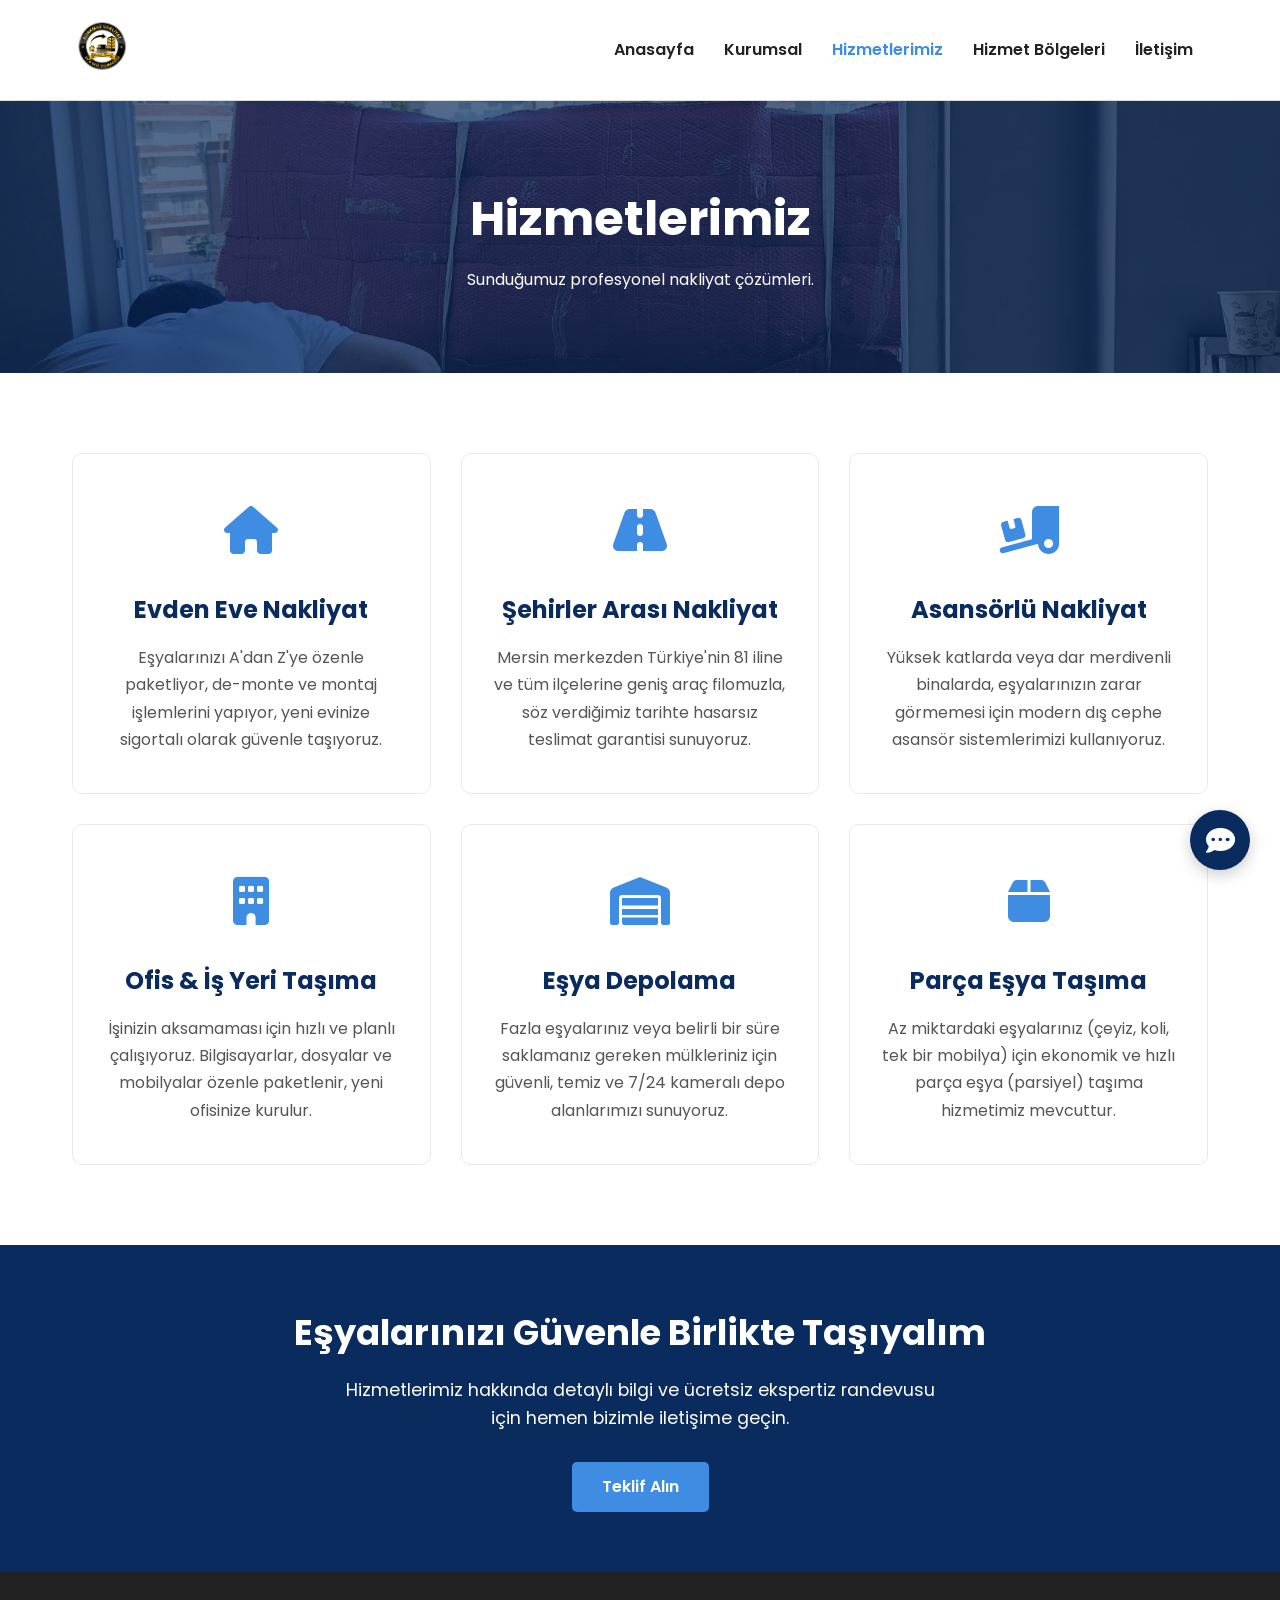
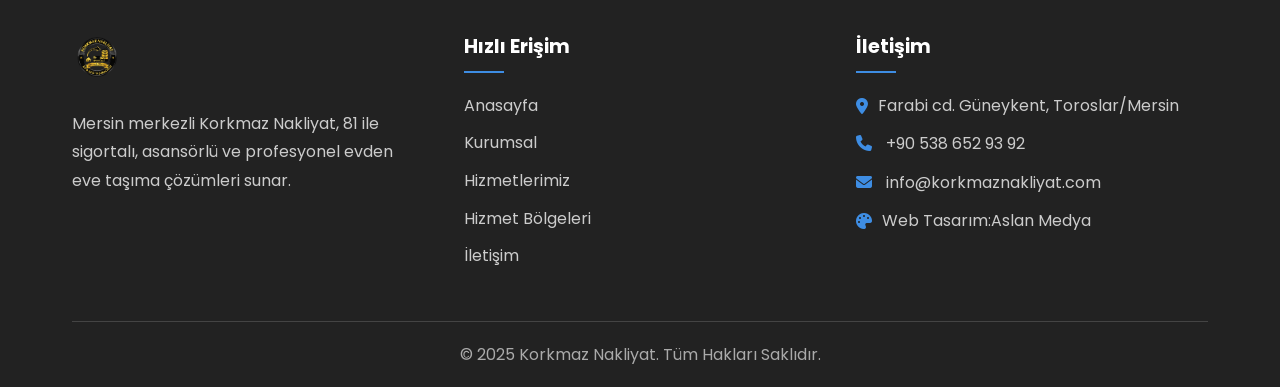
<file: hizmetlerimiz.html>
<!DOCTYPE html>
<html lang="tr">
    <!-- Google tag (gtag.js) -->
<script async src="https://www.googletagmanager.com/gtag/js?id=G-3V5KJFKKEG"></script>
<script>
  window.dataLayer = window.dataLayer || [];
  function gtag(){dataLayer.push(arguments);}
  gtag('js', new Date());

  gtag('config', 'G-3V5KJFKKEG');
</script>
    <!-- Event snippet for Kişi conversion page
In your html page, add the snippet and call gtag_report_conversion when someone clicks on the chosen link or button. -->
<script>
function gtag_report_conversion(url) {
  var callback = function () {
    if (typeof(url) != 'undefined') {
      window.location = url;
    }
  };
  gtag('event', 'conversion', {
      'send_to': 'AW-17738921853/tmNpCIGn3ugbEP3uyYpC',
      'event_callback': callback
  });
  return false;
}
</script>

<head>
    <meta charset="UTF-8">
    <meta name="viewport" content="width=device-width, initial-scale=1.0">
    <title>Hizmetlerimiz - Korkmaz Nakliyat</title>
    <meta name="description" content="Korkmaz Nakliyat'ın profesyonel taşıma hizmetleri: Evden eve nakliyat, asansörlü taşıma, şehirler arası nakliyat, ofis taşıma ve eşya depolama.">
    
    <link rel="stylesheet" href="style.css">
    <link rel="preconnect" href="https://fonts.googleapis.com">
    <link rel="preconnect" href="https://fonts.gstatic.com" crossorigin>
    <link href="https://fonts.googleapis.com/css2?family=Poppins:wght@300;400;600;700&display=swap" rel="stylesheet">
    <link rel="stylesheet" href="https://cdnjs.cloudflare.com/ajax/libs/font-awesome/6.5.2/css/all.min.css" />
    <link rel="stylesheet" href="https://unpkg.com/aos@next/dist/aos.css" />
    <link rel="stylesheet" href="https://unpkg.com/swiper/swiper-bundle.min.css" />
</head>
<body>

    <div class="preloader"><img src="images/logo.png" alt="Korkmaz Nakliyat Yükleniyor..."></div>

    <header class="main-header">
        <div class="container">
            <a href="index.html" class="logo"><img src="images/logo.png" alt="Korkmaz Nakliyat Logo"></a>
            <nav class="main-nav">
                <ul>
                    <li><a href="index">Anasayfa</a></li>
                    <li><a href="kurumsal">Kurumsal</a></li>
                    <li><a href="hizmetlerimiz" class="active">Hizmetlerimiz</a></li>
                    <li><a href="bolgeler">Hizmet Bölgeleri</a></li>
                    <li><a href="iletisim">İletişim</a></li>
                </ul>
            </nav>
        </div>
    </header>

    <section class="page-header" style="background-image: url('images/slide3.jpg');">
        <div class="container">
            <h1 data-aos="fade-down">Hizmetlerimiz</h1>
            <p data-aos="fade-up">Sunduğumuz profesyonel nakliyat çözümleri.</p>
        </div>
    </section>

    <section class="services-page-section section-padding">
        <div class="container">
            <div class="services-page-grid">
                
                <div class="service-card-full" data-aos="fade-up" data-aos-delay="100">
                    <div class="service-icon"><i class="fas fa-home"></i></div>
                    <h3>Evden Eve Nakliyat</h3>
                    <p>Eşyalarınızı A'dan Z'ye özenle paketliyor, de-monte ve montaj işlemlerini yapıyor, yeni evinize sigortalı olarak güvenle taşıyoruz.</p>
                </div>

                <div class="service-card-full" data-aos="fade-up" data-aos-delay="200">
                    <div class="service-icon"><i class="fas fa-road"></i></div>
                    <h3>Şehirler Arası Nakliyat</h3>
                    <p>Mersin merkezden Türkiye'nin 81 iline ve tüm ilçelerine geniş araç filomuzla, söz verdiğimiz tarihte hasarsız teslimat garantisi sunuyoruz.</p>
                </div>

                <div class="service-card-full" data-aos="fade-up" data-aos-delay="300">
                    <div class="service-icon"><i class="fas fa-truck-ramp-box"></i></div>
                    <h3>Asansörlü Nakliyat</h3>
                    <p>Yüksek katlarda veya dar merdivenli binalarda, eşyalarınızın zarar görmemesi için modern dış cephe asansör sistemlerimizi kullanıyoruz.</p>
                </div>

                <div class="service-card-full" data-aos="fade-up" data-aos-delay="100">
                    <div class="service-icon"><i class="fas fa-building"></i></div>
                    <h3>Ofis & İş Yeri Taşıma</h3>
                    <p>İşinizin aksamaması için hızlı ve planlı çalışıyoruz. Bilgisayarlar, dosyalar ve mobilyalar özenle paketlenir, yeni ofisinize kurulur.</p>
                </div>

                <div class="service-card-full" data-aos="fade-up" data-aos-delay="200">
                    <div class="service-icon"><i class="fas fa-warehouse"></i></div>
                    <h3>Eşya Depolama</h3>
                    <p>Fazla eşyalarınız veya belirli bir süre saklamanız gereken mülkleriniz için güvenli, temiz ve 7/24 kameralı depo alanlarımızı sunuyoruz.</p>
                </div>

                <div class="service-card-full" data-aos="fade-up" data-aos-delay="300">
                    <div class="service-icon"><i class="fas fa-box"></i></div>
                    <h3>Parça Eşya Taşıma</h3>
                    <p>Az miktardaki eşyalarınız (çeyiz, koli, tek bir mobilya) için ekonomik ve hızlı parça eşya (parsiyel) taşıma hizmetimiz mevcuttur.</p>
                </div>

            </div>
        </div>
    </section>

    <section class="cta-banner" data-aos="zoom-in-up">
        <div class="container">
            <h2>Eşyalarınızı Güvenle Birlikte Taşıyalım</h2>
            <p>Hizmetlerimiz hakkında detaylı bilgi ve ücretsiz ekspertiz randevusu için hemen bizimle iletişime geçin.</p>
            <a href="iletisim.html" class="btn-primary">Teklif Alın</a>
        </div>
    </section>


    <footer class="site-footer">
        <div class="container">
            <div class="footer-grid">
                <div class="footer-widget">
                    <img src="images/logo.png" alt="Korkmaz Nakliyat Logo" class="footer-logo">
                    <p>Mersin merkezli Korkmaz Nakliyat, 81 ile sigortalı, asansörlü ve profesyonel evden eve taşıma çözümleri sunar.</p>
                </div>
                <div class="footer-widget">
                    <h4>Hızlı Erişim</h4>
                    <ul>
                        <li><a href="index.html">Anasayfa</a></li>
                        <li><a href="kurumsal.html">Kurumsal</a></li>
                        <li><a href="hizmetlerimiz.html">Hizmetlerimiz</a></li>
                        <li><a href="bolgeler.html">Hizmet Bölgeleri</a></li>
                        <li><a href="iletisim.html">İletişim</a></li>
                    </ul>
                </div>
                <div class="footer-widget">
                    <h4>İletişim</h4>
                    <ul>
                        <li><i class="fas fa-map-marker-alt"></i> Farabi cd. Güneykent, Toroslar/Mersin</li>
                        <li><a href="tel:+905386529392"><i class="fas fa-phone"></i> +90 538 652 93 92  </a></li>
                        <li><a href="mailto:info@korkmaznakliyat.com"><i class="fas fa-envelope"></i> info@korkmaznakliyat.com</a></li>
                        <li><i class="fas fa-palette"></i> Web Tasarım: <a href="https://wa.me/905318410347" target="_blank">Aslan Medya</a></li>
                    </ul>
                </div>
            </div>
            <div class="footer-bottom">
                <p>© 2025 Korkmaz Nakliyat. Tüm Hakları Saklıdır.</p>
            </div>
        </div>
    </footer>

    <div class="floating-cta-container">
        <div class="cta-options">
            <a href="tel:+905386529392" class="cta-option phone"><i class="fas fa-phone"></i></a>
            <a href="https://wa.me/905386529392" target="_blank" class="cta-option whatsapp"><i class="fab fa-whatsapp"></i></a>
        </div>
        <div class="cta-main-button"><i class="fas fa-comment-dots"></i></div>
    </div>
    
    <script src="https://unpkg.com/swiper/swiper-bundle.min.js"></script>
    <script src="https://unpkg.com/aos@next/dist/aos.js"></script>
    <script src="js/script.js"></script>

</body>
</html>
</file>
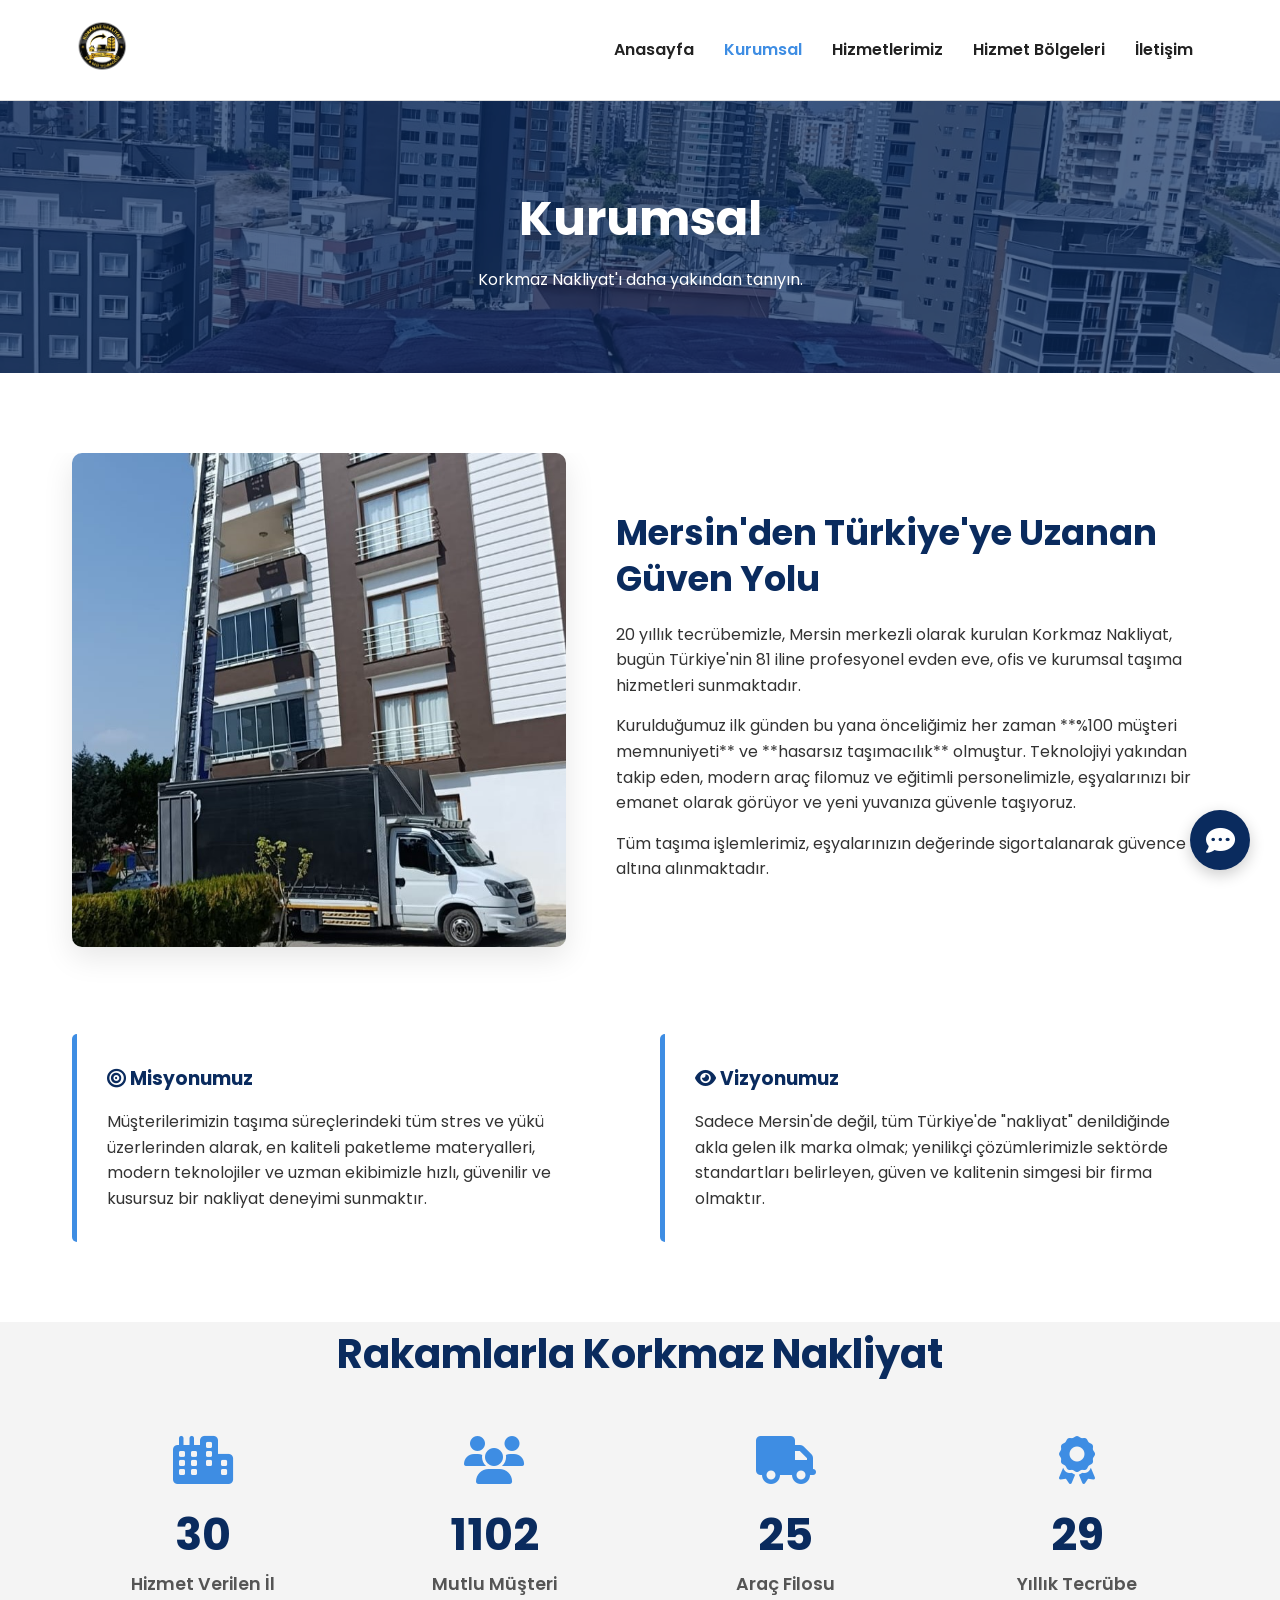
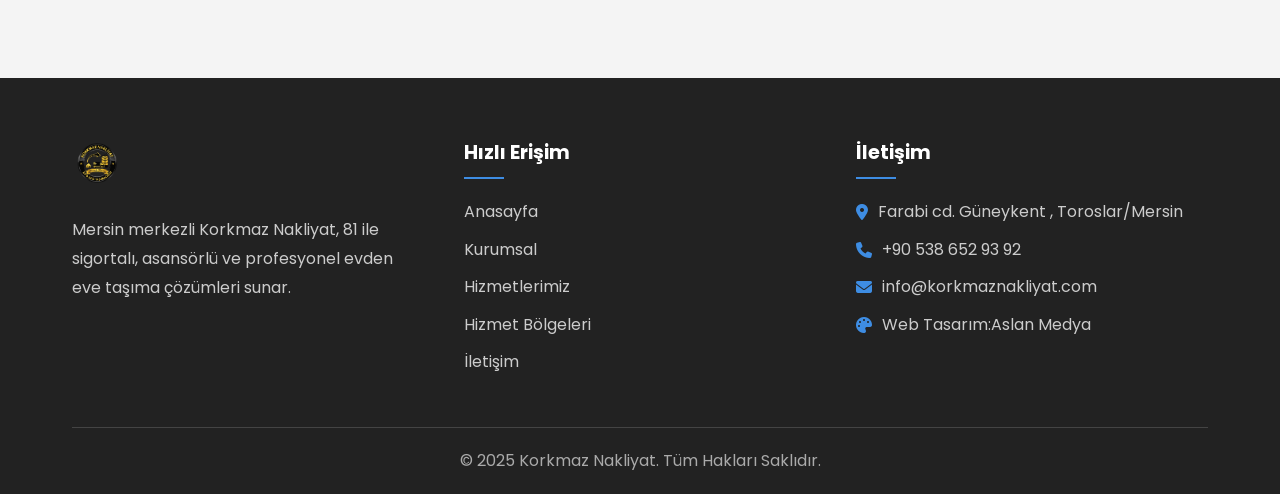
<file: kurumsal.html>
<!DOCTYPE html>
<html lang="tr">
    <!-- Google tag (gtag.js) -->
<script async src="https://www.googletagmanager.com/gtag/js?id=G-3V5KJFKKEG"></script>
<script>
  window.dataLayer = window.dataLayer || [];
  function gtag(){dataLayer.push(arguments);}
  gtag('js', new Date());

  gtag('config', 'G-3V5KJFKKEG');
</script>
<head>
    <!-- Event snippet for Kişi conversion page
In your html page, add the snippet and call gtag_report_conversion when someone clicks on the chosen link or button. -->
<script>
function gtag_report_conversion(url) {
  var callback = function () {
    if (typeof(url) != 'undefined') {
      window.location = url;
    }
  };
  gtag('event', 'conversion', {
      'send_to': 'AW-17738921853/tmNpCIGn3ugbEP3uyYpC',
      'event_callback': callback
  });
  return false;
}
</script>

    <meta charset="UTF-8">
    <meta name="viewport" content="width=device-width, initial-scale=1.0">
    <title>Kurumsal - Korkmaz Nakliyat</title>
    <meta name="description" content="Korkmaz Nakliyat'ın kurumsal kimliği, vizyonu ve misyonu. Mersin'den 81 ile uzanan 20 yıllık tecrübemiz hakkında daha fazla bilgi edinin.">


    <link rel="stylesheet" href="style.css">
    <link rel="preconnect" href="https://fonts.googleapis.com">
    <link rel="preconnect" href="https://fonts.gstatic.com" crossorigin>
    <link href="https://fonts.googleapis.com/css2?family=Poppins:wght@300;400;600;700&display=swap" rel="stylesheet">
    <link rel="stylesheet" href="https://cdnjs.cloudflare.com/ajax/libs/font-awesome/6.5.2/css/all.min.css" />
    <link rel="stylesheet" href="https://unpkg.com/aos@next/dist/aos.css" />
    <link rel="stylesheet" href="https://unpkg.com/swiper/swiper-bundle.min.css" />
</head>
<body>

    <div class="preloader"><img src="images/logo.png" alt="Korkmaz Nakliyat Yükleniyor..."></div>

    <header class="main-header">
        <div class="container">
            <a href="index.html" class="logo"><img src="images/logo.png" alt="Korkmaz Nakliyat Logo"></a>
            <nav class="main-nav">
                <ul>
                    <li><a href="index">Anasayfa</a></li>
                    <li><a href="kurumsal" class="active">Kurumsal</a></li>
                    <li><a href="hizmetlerimiz">Hizmetlerimiz</a></li>
                    <li><a href="bolgeler">Hizmet Bölgeleri</a></li>
                    <li><a href="iletisim">İletişim</a></li>
                </ul>
            </nav>
        </div>
    </header>

    <section class="page-header" style="background-image: url('images/slide2.jpg');">
        <div class="container">
            <h1 data-aos="fade-down">Kurumsal</h1>
            <p data-aos="fade-up">Korkmaz Nakliyat'ı daha yakından tanıyın.</p>
        </div>
    </section>

    <section class="about-section section-padding">
        <div class="container">
            <div class="about-grid">
                <div class="about-image" data-aos="fade-right">
                    <img src="images/hakkimizda-foto.jpg" alt="Korkmaz Nakliyat Ekibi">
                </div>
                <div class="about-content" data-aos="fade-left">
                    <h2>Mersin'den Türkiye'ye Uzanan Güven Yolu</h2>
                    <p>20 yıllık tecrübemizle, Mersin merkezli olarak kurulan Korkmaz Nakliyat, bugün Türkiye'nin 81 iline profesyonel evden eve, ofis ve kurumsal taşıma hizmetleri sunmaktadır.</p>
                    <p>Kurulduğumuz ilk günden bu yana önceliğimiz her zaman **%100 müşteri memnuniyeti** ve **hasarsız taşımacılık** olmuştur. Teknolojiyi yakından takip eden, modern araç filomuz ve eğitimli personelimizle, eşyalarınızı bir emanet olarak görüyor ve yeni yuvanıza güvenle taşıyoruz.</p>
                    <p>Tüm taşıma işlemlerimiz, eşyalarınızın değerinde sigortalanarak güvence altına alınmaktadır.</p>
                </div>
            </div>

            <div class="mission-grid section-padding" style="padding-bottom: 0;">
                <div class="mission-item" data-aos="fade-up" data-aos-delay="100">
                    <h3><i class="fas fa-bullseye"></i> Misyonumuz</h3>
                    <p>Müşterilerimizin taşıma süreçlerindeki tüm stres ve yükü üzerlerinden alarak, en kaliteli paketleme materyalleri, modern teknolojiler ve uzman ekibimizle hızlı, güvenilir ve kusursuz bir nakliyat deneyimi sunmaktır.</p>
                </div>
                <div class="mission-item" data-aos="fade-up" data-aos-delay="200">
                    <h3><i class="fas fa-eye"></i> Vizyonumuz</h3>
                    <p>Sadece Mersin'de değil, tüm Türkiye'de "nakliyat" denildiğinde akla gelen ilk marka olmak; yenilikçi çözümlerimizle sektörde standartları belirleyen, güven ve kalitenin simgesi bir firma olmaktır.</p>
                </div>
            </div>
        </div>
    </section>

    <section class="stats-section section-padding" style="padding-top: 0;">
        <div class="container">
            <div class="section-title" data-aos="fade-up">
                <h2>Rakamlarla Korkmaz Nakliyat</h2>
            </div>
            <div class="stats-grid">
                <div class="stat-item" data-aos="fade-up" data-aos-delay="100"><i class="fas fa-city"></i><span class="counter" data-target="81">0</span><p>Hizmet Verilen İl</p></div>
                <div class="stat-item" data-aos="fade-up" data-aos-delay="200"><i class="fas fa-users"></i><span class="counter" data-target="7500">0</span><p>Mutlu Müşteri</p></div>
                <div class="stat-item" data-aos="fade-up" data-aos-delay="300"><i class="fas fa-truck"></i><span class="counter" data-target="25">0</span><p>Araç Filosu</p></div>
                <div class="stat-item" data-aos="fade-up" data-aos-delay="400"><i class="fas fa-award"></i><span class="counter" data-target="30">0</span><p>Yıllık Tecrübe</p></div>
            </div>
        </div>
    </section>


    <footer class="site-footer">
        <div class="container">
            <div class="footer-grid">
                <div class="footer-widget">
                    <img src="images/logo.png" alt="Korkmaz Nakliyat Logo" class="footer-logo">
                    <p>Mersin merkezli Korkmaz Nakliyat, 81 ile sigortalı, asansörlü ve profesyonel evden eve taşıma çözümleri sunar.</p>
                </div>
                <div class="footer-widget">
                    <h4>Hızlı Erişim</h4>
                    <ul>
                        <li><a href="index.html">Anasayfa</a></li>
                        <li><a href="kurumsal.html">Kurumsal</a></li>
                        <li><a href="hizmetlerimiz.html">Hizmetlerimiz</a></li>
                        <li><a href="bolgeler.html">Hizmet Bölgeleri</a></li>
                        <li><a href="iletisim.html">İletişim</a></li>
                    </ul>
                </div>
                <div class="footer-widget">
                    <h4>İletişim</h4>
                    <ul>
                        <li><i class="fas fa-map-marker-alt"></i> Farabi cd. Güneykent , Toroslar/Mersin </li>
                        <li><i class="fas fa-phone"></i> +90 538 652 93 92  </li>
                        <li><i class="fas fa-envelope"></i> info@korkmaznakliyat.com</li>
                        <li><i class="fas fa-palette"></i> Web Tasarım: <a href="https://wa.me/905318410347" target="_blank">Aslan Medya</a></li>
                    </ul>
                </div>
            </div>
            <div class="footer-bottom">
                <p>© 2025 Korkmaz Nakliyat. Tüm Hakları Saklıdır.</p>
            </div>
        </div>
    </footer>

    <div class="floating-cta-container">
        <div class="cta-options">
            <a href="tel:+905386529392"   class="cta-option phone"><i class="fas fa-phone"></i></a>
            <a href="https://wa.me/905386529392"   target="_blank" class="cta-option whatsapp"><i class="fab fa-whatsapp"></i></a>
        </div>
        <div class="cta-main-button"><i class="fas fa-comment-dots"></i></div>
    </div>
    
    <script src="https://unpkg.com/swiper/swiper-bundle.min.js"></script>
    <script src="https://unpkg.com/aos@next/dist/aos.js"></script>
    <script src="js/script.js"></script>

</body>
</html>
</file>
<file: style.css>
/* ============================================= */
/* TEMEL AYARLAR VE DEĞİŞKENLER */
/* ============================================= */
:root {
    --primary-color: #0A2B5E; /* Logonuzdaki lacivert */
    --secondary-color: #3E8DE3; /* Logonuzdaki açık mavi */
    --dark-color: #222;
    --light-color: #f4f4f4;
    --font-family: 'Poppins', sans-serif;
}

* {
    box-sizing: border-box;
    margin: 0;
    padding: 0;
}

body {
    font-family: var(--font-family);
    line-height: 1.6;
    background: #fff;
    color: #333;
}

.container {
    max-width: 1200px;
    margin: auto;
    overflow: hidden;
    padding: 0 2rem;
}

a {
    text-decoration: none;
    color: var(--primary-color);
}

ul {
    list-style: none;
}

.section-padding {
    padding: 80px 0;
}

.section-title {
    text-align: center;
    margin-bottom: 50px;
}

.section-title h2 {
    font-size: 2.5rem;
    color: var(--primary-color);
}

.btn-primary {
    display: inline-block;
    background: var(--secondary-color);
    color: #fff;
    padding: 12px 30px;
    border-radius: 5px;
    font-weight: 600;
    transition: background 0.3s ease;
}

.btn-primary:hover {
    background: var(--primary-color);
}

/* ============================================= */
/* HEADER / NAVİGASYON */
/* ============================================= */
.main-header {
    background: #fff;
    padding: 1rem 0;
    border-bottom: 1px solid #ddd;
    position: sticky;
    top: 0;
    z-index: 1000;
}

.main-header .container {
    display: flex;
    justify-content: space-between;
    align-items: center;
}

.main-header .logo img {
    height: 60px;
}

.main-header .main-nav ul {
    display: flex;
}

.main-header .main-nav ul li a {
    color: var(--dark-color);
    padding: 10px 15px;
    font-weight: 600;
    transition: color 0.3s ease;
}

.main-header .main-nav ul li a:hover,
.main-header .main-nav ul li a.active {
    color: var(--secondary-color);
}

/* ============================================= */
/* HERO SLIDER */
/* ============================================= */
.hero-slider-container {
    position: relative;
    height: 90vh;
    overflow: hidden;
}
.hero-slider .slide {
    position: absolute;
    top: 0;
    left: 0;
    width: 100%;
    height: 100%;
    background-size: cover;
    background-position: center;
    display: flex;
    align-items: center;
    color: #fff;
    opacity: 0;
    visibility: hidden;
    transition: opacity 1s ease, visibility 1s ease;
}
.hero-slider .slide.active {
    opacity: 1;
    visibility: visible;
}
.hero-slider .slide::before {
    content: '';
    position: absolute;
    top: 0;
    left: 0;
    width: 100%;
    height: 100%;
    background: rgba(0,0,0,0.4);
}
.hero-slider .slide .container {
    position: relative;
    z-index: 2;
}
.hero-slider .slide-content {
    max-width: 600px;
}
.hero-slider .slide-content h1 {
    font-size: 3.5rem;
    margin-bottom: 1rem;
    text-shadow: 2px 2px 4px rgba(0,0,0,0.5);
}
.hero-slider .slide-content p {
    font-size: 1.2rem;
    margin-bottom: 2rem;
    text-shadow: 1px 1px 2px rgba(0,0,0,0.5);
}
.slider-nav {
    position: absolute;
    top: 50%;
    transform: translateY(-50%);
    z-index: 10;
    background: rgba(255,255,255,0.2);
    border: none;
    color: #fff;
    width: 50px;
    height: 50px;
    border-radius: 50%;
    cursor: pointer;
    font-size: 1.5rem;
    transition: background 0.3s ease;
}
.slider-nav:hover {
    background: rgba(255,255,255,0.5);
}
.slider-nav.prev { left: 20px; }
.slider-nav.next { right: 20px; }

/* ============================================= */
/* ANASAYFA BÖLÜMLERİ (Hizmetler, Projeler) */
/* ============================================= */
.services-preview { background: var(--light-color); }
.services-grid {
    display: grid;
    grid-template-columns: repeat(auto-fit, minmax(250px, 1fr));
    gap: 30px;
    text-align: center;
}
.service-item {
    background: #fff;
    padding: 30px;
    border-radius: 10px;
    box-shadow: 0 5px 15px rgba(0,0,0,0.05);
}
.service-item h3 { color: var(--primary-color); margin-bottom: 15px; }

.projects-preview .projects-grid, .portfolio-page .projects-grid {
    display: grid;
    grid-template-columns: repeat(auto-fit, minmax(300px, 1fr));
    gap: 30px;
}
.project-card {
    background: #fff;
    border-radius: 10px;
    overflow: hidden;
    box-shadow: 0 10px 20px rgba(0,0,0,0.07);
    transition: transform 0.3s ease, box-shadow 0.3s ease;
    position: relative;
    cursor: pointer;
}
.project-card:hover { transform: translateY(-10px); box-shadow: 0 15px 25px rgba(0,0,0,0.1); }
.project-card img { width: 100%; height: 250px; object-fit: cover; display: block; }
.project-card .project-info {
    position: absolute;
    bottom: 0;
    left: 0;
    right: 0;
    background: linear-gradient(to top, rgba(10, 43, 94, 0.9), transparent);
    color: #fff;
    padding: 30px 20px 20px;
}
.project-card .project-info h3 { margin: 0; font-size: 1.4rem; }
.project-card .project-info span { font-size: 0.9rem; opacity: 0.8; }
.text-center { text-align: center; }

/* ============================================= */
/* GENEL SAYFA BAŞLIĞI (Banner) */
/* ============================================= */
.page-header {
    background-color: var(--primary-color);
    background-size: cover;
    background-position: center;
    padding: 80px 0;
    text-align: center;
    color: #fff;
    position: relative;
}
.page-header::before {
    content: '';
    position: absolute;
    top: 0; left: 0;
    width: 100%; height: 100%;
    background-color: rgba(10, 43, 94, 0.7);
}
.page-header .container { position: relative; z-index: 2; }
.page-header h1 { font-size: 3rem; margin-bottom: 10px; }

/* ============================================= */
/* KURUMSAL SAYFASI */
/* ============================================= */
.about-grid { display: grid; grid-template-columns: 1fr 1.2fr; gap: 50px; align-items: center; }
.about-image img { width: 100%; border-radius: 10px; box-shadow: 0 10px 30px rgba(0,0,0,0.1); }
.about-content h2 { font-size: 2.2rem; color: var(--primary-color); margin-bottom: 20px; line-height: 1.3; }
.about-content p { margin-bottom: 15px; }
.mission-grid { display: grid; grid-template-columns: 1fr 1fr; gap: 40px; }
.mission-item { background: #fff; padding: 30px; border-left: 5px solid var(--secondary-color); border-radius: 5px; }
.mission-item h3 { color: var(--primary-color); margin-bottom: 15px; }

/* ============================================= */
/* PROJELER SAYFASI */
/* ============================================= */
.portfolio-filter { display: flex; justify-content: center; align-items: center; flex-wrap: wrap; margin-bottom: 40px; gap: 15px; }
.filter-btn { background: transparent; border: none; padding: 10px 20px; font-weight: 600; font-size: 1rem; color: var(--dark-color); cursor: pointer; transition: all 0.3s ease; border-bottom: 2px solid transparent; }
.filter-btn:hover { color: var(--secondary-color); }
.filter-btn.active { color: var(--secondary-color); border-bottom-color: var(--secondary-color); }
.project-card-link { display: block; text-decoration: none; color: inherit; }

/* ============================================= */
/* PROJE DETAY SAYFASI */
/* ============================================= */
.project-title-section { text-align: center; margin-bottom: 40px; }
.project-title-section h1 { font-size: 2.8rem; color: var(--primary-color); }
.project-main-image img { width: 100%; height: auto; border-radius: 10px; margin-bottom: 40px; box-shadow: 0 10px 30px rgba(0,0,0,0.1); }
.project-detail-grid { display: grid; grid-template-columns: 2fr 1fr; gap: 50px; margin-bottom: 60px; }
.project-description h2 { font-size: 1.8rem; color: var(--primary-color); margin-bottom: 20px; border-bottom: 2px solid var(--light-color); padding-bottom: 10px; }
.project-meta { background-color: var(--light-color); padding: 30px; border-radius: 10px; height: fit-content; }
.project-meta h3 { font-size: 1.5rem; color: var(--primary-color); margin-bottom: 20px; }
.project-meta ul li { display: flex; justify-content: space-between; padding: 15px 0; border-bottom: 1px solid #ddd; }
.project-meta ul li:last-child { border-bottom: none; }
.project-meta ul li strong { color: var(--dark-color); }
.project-gallery h2 { text-align: center; font-size: 2.2rem; color: var(--primary-color); margin-bottom: 40px; }
.gallery-grid { display: grid; grid-template-columns: repeat(auto-fit, minmax(250px, 1fr)); gap: 20px; }
.gallery-item img { width: 100%; border-radius: 10px; cursor: pointer; transition: transform 0.3s ease, box-shadow 0.3s ease; }
.gallery-item img:hover { transform: scale(1.05); box-shadow: 0 10px 20px rgba(0,0,0,0.15); }

/* ============================================= */
/* HİZMETLERİMİZ SAYFASI */
/* ============================================= */
.services-page-grid { display: grid; grid-template-columns: repeat(auto-fit, minmax(320px, 1fr)); gap: 30px; }
.service-card-full { background-color: #fff; border: 1px solid #e9e9e9; padding: 40px 30px; text-align: center; border-radius: 10px; transition: transform 0.3s ease, box-shadow 0.3s ease; }
.service-card-full:hover { transform: translateY(-10px); box-shadow: 0 15px 30px rgba(0,0,0,0.08); }
.service-card-full .service-icon { font-size: 3rem; color: var(--secondary-color); margin-bottom: 20px; }
.service-card-full h3 { font-size: 1.5rem; color: var(--primary-color); margin-bottom: 15px; }
.service-card-full p { line-height: 1.7; color: #555; }

/* ============================================= */
/* İLETİŞİM SAYFASI */
/* ============================================= */
.contact-grid { display: grid; grid-template-columns: 2fr 1.2fr; gap: 50px; }
.contact-form h3, .contact-info h3 { font-size: 1.8rem; color: var(--primary-color); margin-bottom: 25px; }
.form-group { margin-bottom: 20px; }
.form-group label { display: block; margin-bottom: 8px; font-weight: 600; color: #555; }
.form-group input, .form-group textarea { width: 100%; padding: 12px; border: 1px solid #ccc; border-radius: 5px; font-family: var(--font-family); transition: border-color 0.3s ease; }
.form-group input:focus, .form-group textarea:focus { outline: none; border-color: var(--secondary-color); }
.contact-form button { width: 100%; padding: 15px; font-size: 1.1rem; border: none; }
.contact-info p { margin-bottom: 30px; line-height: 1.7; }
.contact-item { display: flex; align-items: flex-start; margin-bottom: 25px; }
.contact-item i { font-size: 1.5rem; color: var(--secondary-color); margin-right: 20px; margin-top: 5px; }
.contact-item span { font-size: 1rem; line-height: 1.6; }
.map-container iframe { display: block; width: 100%; height: 450px; border: 0; }

/* ============================================= */
/* CTA BANNER VE FOOTER */
/* ============================================= */
.cta-banner { background-color: var(--primary-color); color: #fff; padding: 60px 0; text-align: center; }
.cta-banner h2 { font-size: 2.2rem; margin-bottom: 15px; }
.cta-banner p { font-size: 1.1rem; margin-bottom: 30px; max-width: 600px; margin-left: auto; margin-right: auto; }
.site-footer { background-color: var(--dark-color); color: #ccc; padding: 60px 0 0; }
.footer-grid { display: grid; grid-template-columns: repeat(auto-fit, minmax(250px, 1fr)); gap: 40px; padding-bottom: 40px; }
.footer-widget .footer-logo { height: 50px; margin-bottom: 20px; }
.footer-widget h4 { font-size: 1.2rem; color: #fff; margin-bottom: 20px; position: relative; padding-bottom: 10px; }
.footer-widget h4::after { content: ''; position: absolute; left: 0; bottom: 0; width: 40px; height: 2px; background-color: var(--secondary-color); }
.footer-widget p { line-height: 1.8; }
.footer-widget ul li { margin-bottom: 12px; display: flex; align-items: flex-start; }
.footer-widget ul li a { color: #ccc; transition: color 0.3s ease; }
.footer-widget ul li a:hover { color: #fff; }
.footer-widget ul li i { margin-right: 10px; color: var(--secondary-color); margin-top: 5px; }
.footer-bottom { border-top: 1px solid #444; padding: 20px 0; text-align: center; color: #aaa; }

/* ============================================= */
/* SABİT CTA BUTONLARI */
/* ============================================= */
.floating-cta-container { position: fixed; bottom: 30px; right: 30px; z-index: 1001; display: flex; flex-direction: column; align-items: center; }
.cta-main-button { width: 60px; height: 60px; background-color: var(--primary-color); border-radius: 50%; display: flex; justify-content: center; align-items: center; color: #fff; font-size: 1.8rem; box-shadow: 0 5px 15px rgba(0,0,0,0.2); cursor: pointer; transition: transform 0.3s ease; }
.floating-cta-container:hover .cta-main-button { transform: rotate(360deg); }
.cta-options { margin-bottom: 15px; display: flex; flex-direction: column; gap: 15px; opacity: 0; transform: scale(0); transition: all 0.3s ease; transform-origin: bottom center; }
.floating-cta-container:hover .cta-options { opacity: 1; transform: scale(1); }
.cta-option { width: 50px; height: 50px; border-radius: 50%; display: flex; justify-content: center; align-items: center; color: #fff; font-size: 1.6rem; box-shadow: 0 4px 12px rgba(0,0,0,0.15); transition: transform 0.2s ease; }
.cta-option:hover { transform: scale(1.1); }
.cta-option.whatsapp { background-color: #25D366; }
.cta-option.phone { background-color: var(--secondary-color); }
.fa-whatsapp { font-family: 'Font Awesome 6 Brands'; }

/* ============================================= */
/* MOBİL UYUMLULUK (Responsive) */
/* ============================================= */
@media (max-width: 820px) {
    .about-grid, .mission-grid, .project-detail-grid, .contact-grid { grid-template-columns: 1fr; }
}

@media (max-width: 768px) {
    .main-header .container { flex-direction: column; gap: 1rem; }
    .main-header .main-nav ul { flex-wrap: wrap; justify-content: center; }
}

/* ============================================= */
/* SAYFA YÜKLEME ANİMASYONU (PRELOADER) */
/* ============================================= */
.preloader {
    position: fixed;
    top: 0;
    left: 0;
    width: 100%;
    height: 100%;
    background-color: #fff; /* Arka plan rengi */
    display: flex;
    justify-content: center;
    align-items: center;
    z-index: 9999; /* Her şeyin en üstünde olmalı */
    transition: opacity 0.75s ease, visibility 0.75s ease;
}

.preloader img {
    width: 200px; /* Logonun boyutu */
    animation: pulse 1.5s ease-in-out infinite;
}

/* Yükleme bittiğinde preloader'ı gizlemek için kullanılacak class */
.preloader-hidden {
    opacity: 0;
    visibility: hidden;
}

/* Logonun "nefes alıp verme" animasyonu */
@keyframes pulse {
    0% {
        transform: scale(1);
        opacity: 1;
    }
    50% {
        transform: scale(1.05);
        opacity: 0.8;
    }
    100% {
        transform: scale(1);
        opacity: 1;
    }
}
/* ============================================= */
/* DİNAMİK NAVİGASYON MENÜSÜ (DÜZELTİLMİŞ) */
/* ============================================= */
.main-header {
    transition: background-color 0.4s ease, box-shadow 0.4s ease;
}

/* Şeffaf menünün başlangıç hali */
.header-transparent {
    background-color: transparent;
    position: absolute; /* Fixed yerine absolute kullanıyoruz */
    width: 100%;
    border-bottom: 1px solid rgba(255, 255, 255, 0.2);
}

.header-transparent .main-nav ul li a {
    color: #fff;
    text-shadow: 1px 1px 2px rgba(0,0,0,0.3);
}

.header-transparent .main-nav ul li a:hover {
    color: rgba(255, 255, 255, 0.8);
}

/* Sayfa aşağı kaydırıldığında eklenecek olan yeni stil */
.main-header.scrolled {
    position: fixed; /* Kaydırınca sabitlenir */
    background-color: #fff;
    box-shadow: 0 2px 10px rgba(0,0,0,0.1);
    border-bottom: 1px solid #ddd;
}

.main-header.scrolled .main-nav ul li a {
    color: var(--dark-color); /* Linkleri orijinal rengine döndür */
    text-shadow: none;
}

.main-header.scrolled .main-nav ul li a:hover,
.main-header.scrolled .main-nav ul li a.active {
    color: var(--secondary-color);
    opacity: 1;
}
/* ============================================= */
/* RAKAMLARLA BİZ (ANİMASYONLU SAYAÇLAR) */
/* ============================================= */
.stats-section {
    background-color: var(--light-color); /* Açık gri arkaplan */
}

.stats-grid {
    display: grid;
    grid-template-columns: repeat(auto-fit, minmax(200px, 1fr));
    gap: 30px;
    text-align: center;
}

.stat-item i {
    font-size: 3rem;
    color: var(--secondary-color);
    margin-bottom: 15px;
}

.stat-item .counter {
    font-size: 2.8rem;
    font-weight: 700;
    display: block;
    color: var(--primary-color);
}

.stat-item p {
    font-size: 1.1rem;
    font-weight: 600;
    color: #555;
}
/* ============================================= */
/* İŞ ORTAKLARI BÖLÜMÜ (LOGO CAROUSEL) */
/* ============================================= */
.partners-section {
    background-color: #fff;
}

.partners-slider .swiper-wrapper {
    align-items: center; /* Logoları dikeyde ortalar */
}

.partners-slider .swiper-slide {
    text-align: center;
}

.partners-slider img {
    max-height: 80px; /* Tüm logoların maksimum yüksekliğini sabitler */
    width: auto;
    filter: grayscale(100%); /* Logoları gri yapar */
    opacity: 0.6;
    transition: filter 0.3s ease, opacity 0.3s ease;
}

.partners-slider img:hover {
    filter: grayscale(0%); /* Üzerine gelince renkli olur */
    opacity: 1;
}
/* ============================================= */
/* TERCİH EDİLEN MARKALAR BÖLÜMÜ (DÜZELTİLMİŞ) */
/* ============================================= */
.partners-section {
    background-color: var(--light-color);
}

.partners-slider .swiper-wrapper {
    align-items: center; /* Dikeyde ortalamayı koru */
}

.partners-slider .swiper-slide {
    text-align: center;
    /* Her logo için bir kutu yüksekliği belirleyelim */
    height: 100px; 
    display: flex;
    justify-content: center;
    align-items: center;
}

.partners-slider img {
    max-width: 100%; /* Resim kendi kutusunun genişliğini aşamaz */
    max-height: 100%; /* Resim kendi kutusunun yüksekliğini aşamaz */
    object-fit: contain; /* Resmin oranını bozmadan kutuya sığdırır (EN ÖNEMLİ KISIM) */
    filter: grayscale(100%);
    opacity: 0.6;
    transition: filter 0.3s ease, opacity 0.3s ease;
}

.partners-slider .swiper-slide:hover img {
    filter: grayscale(0%);
    opacity: 1;
}
</file>
